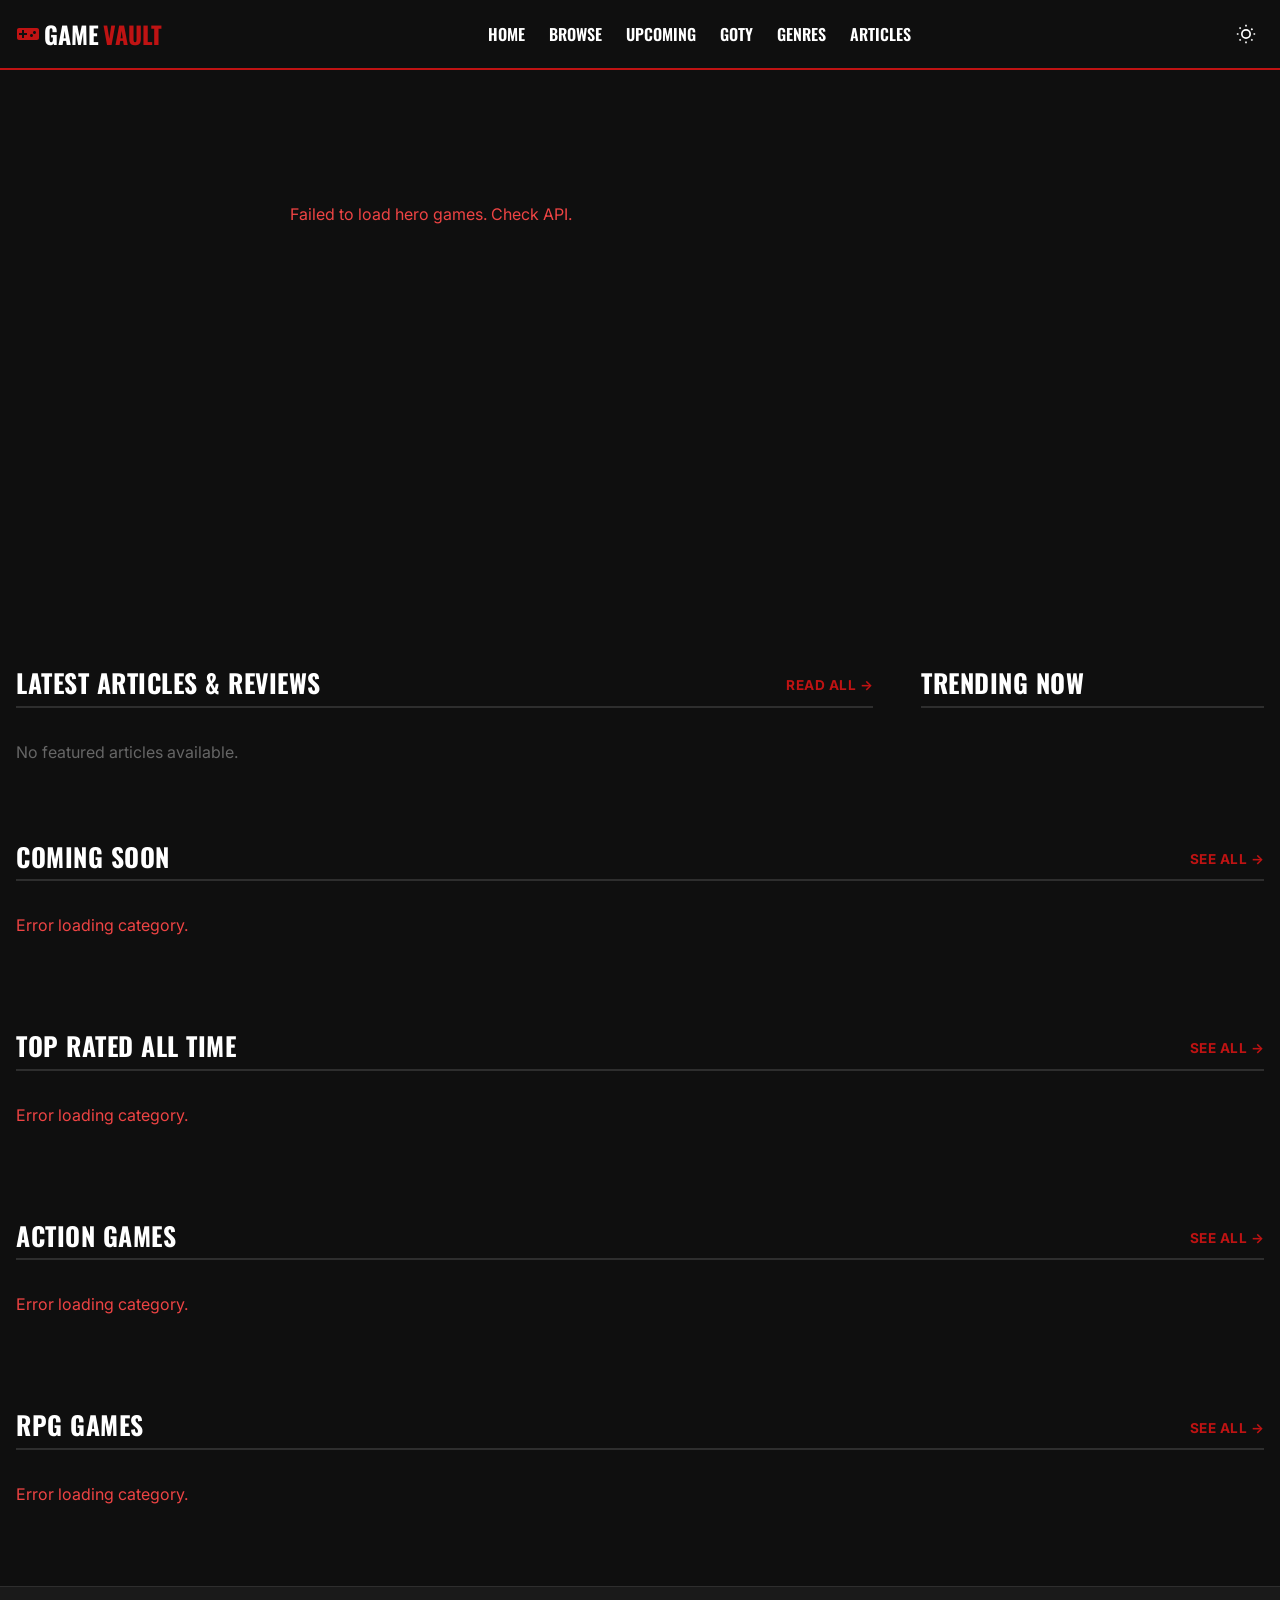
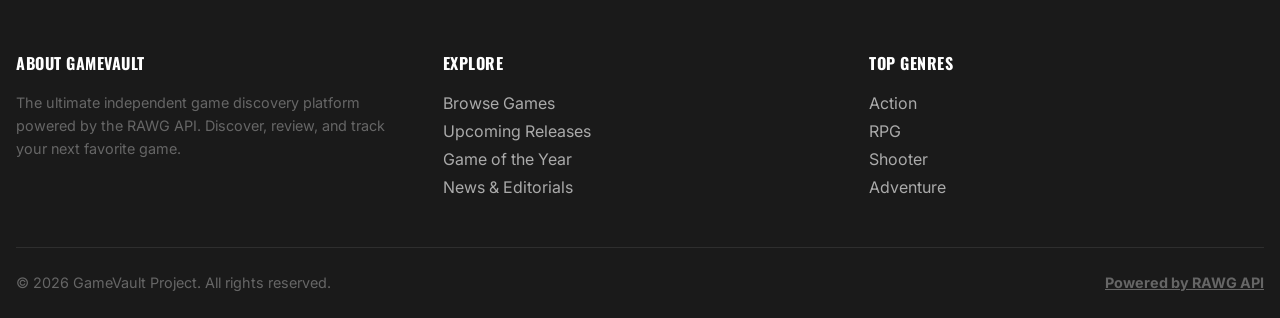
<file: index.html>
<!DOCTYPE html>
<html lang="en">

<head>
  <meta charset="UTF-8">
  <meta name="viewport" content="width=device-width, initial-scale=1.0">
  <title>GameVault</title>

  <!-- Fonts -->
  <link rel="preconnect" href="https://fonts.googleapis.com">
  <link rel="preconnect" href="https://fonts.gstatic.com" crossorigin>
  <link
    href="https://fonts.googleapis.com/css2?family=Inter:wght@400;500;600&family=Oswald:wght@500;700&family=JetBrains+Mono:wght@700&display=swap"
    rel="stylesheet">

  <!-- CSS -->
  <link rel="stylesheet" href="css/variables.css">
  <link rel="stylesheet" href="css/reset.css">
  <link rel="stylesheet" href="css/global.css">
  <link rel="stylesheet" href="css/home.css">

  <link rel="icon" href="assets/favicon.ico" type="image/x-icon">
</head>

<body>

  <main class="container" style="padding-top: var(--space-xl)">
    <!-- IGN Style Hero Grid -->
    <section class="hero-grid-container" id="hero-grid-container">
      <div class="hero-grid-primary" id="hero-primary"></div>
      <div class="hero-grid-secondary" id="hero-secondary"></div>
    </section>

    <!-- Split content area (70/30) -->
    <div class="ign-content-split">
      <div class="ign-main-feed">
        <div class="section-heading" id="articles-heading">
          <h2>LATEST ARTICLES & REVIEWS</h2>
          <a href="articles.html" class="game-row-link">Read All &rarr;</a>
        </div>
        <div class="articles-vertical-feed" id="articles-row">
          <!-- Articles injected as vertical feed -->
        </div>
      </div>

      <div class="ign-sidebar">
        <!-- Trending Sidebar -->
        <div class="section-heading">
          <h2>TRENDING NOW</h2>
        </div>
        <div class="trending-sidebar-list" id="sidebar-trending">
          <!-- Small rows of trending games -->
        </div>
      </div>
    </div>

    <!-- Full-width game rows below the fold -->
    <div id="game-rows-container" style="margin-top:var(--space-2xl)">
      <!-- Remaining bottom rows injected via JS -->
    </div>
  </main>

  <!-- Scripts -->
  <script type="module" src="js/home.js"></script>
</body>

</html>
</file>
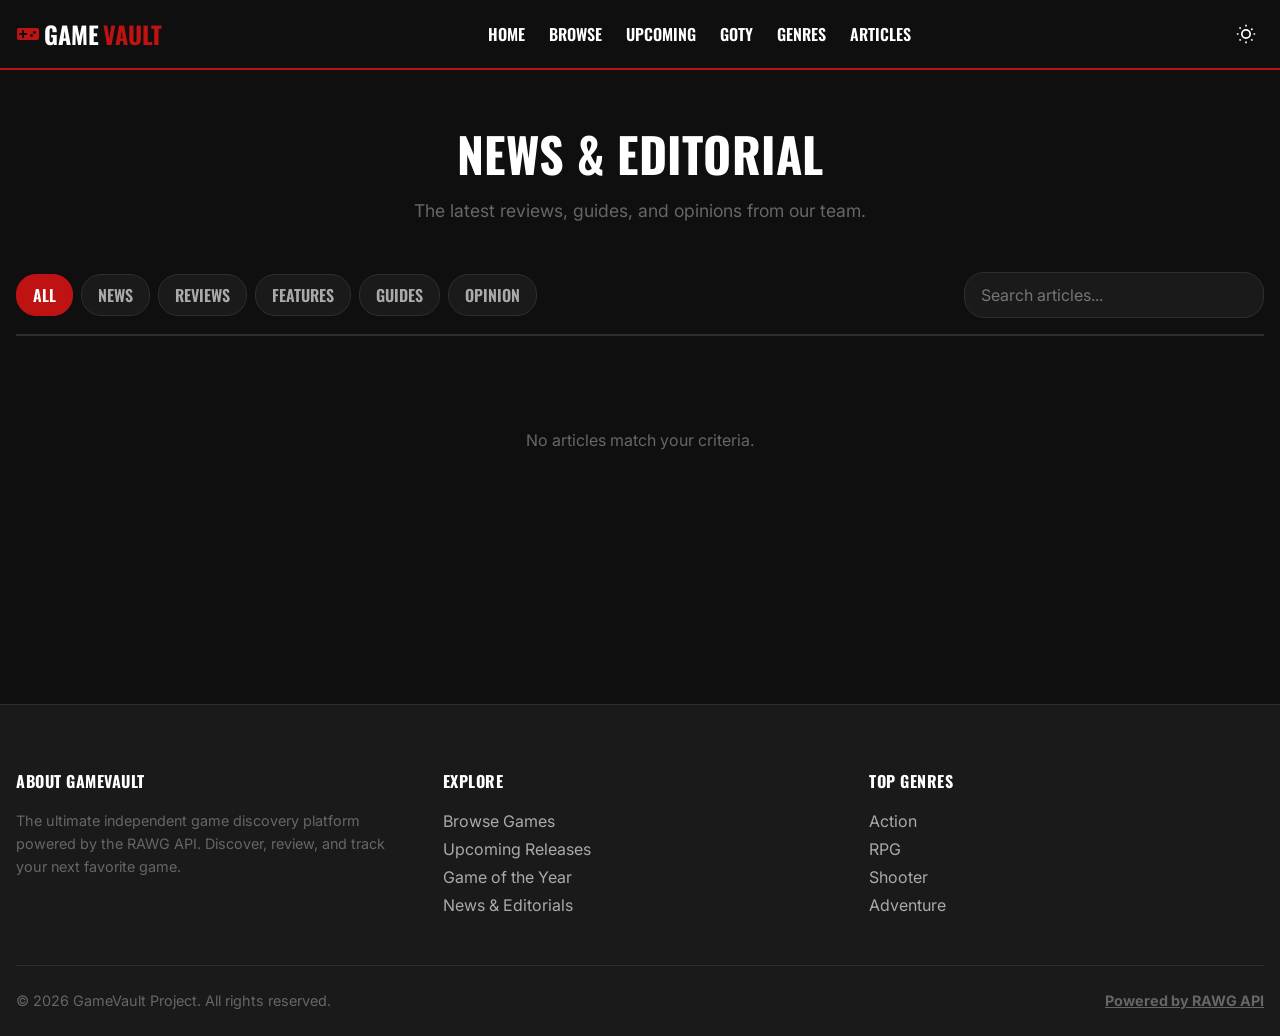
<file: article.html>
<!DOCTYPE html>
<html lang="en">

<head>
    <meta charset="UTF-8">
    <meta name="viewport" content="width=device-width, initial-scale=1.0">
    <title>Article - GameVault</title>

    <link rel="preconnect" href="https://fonts.googleapis.com">
    <link rel="preconnect" href="https://fonts.gstatic.com" crossorigin>
    <link
        href="https://fonts.googleapis.com/css2?family=Inter:wght@400;500;600&family=Oswald:wght@500;700&family=JetBrains+Mono:wght@700&display=swap"
        rel="stylesheet">

    <link rel="stylesheet" href="css/variables.css">
    <link rel="stylesheet" href="css/reset.css">
    <link rel="stylesheet" href="css/global.css">
    <link rel="stylesheet" href="css/articles.css">

    <link rel="icon" href="assets/favicon.ico" type="image/x-icon">
</head>

<body>

    <main class="container" style="padding-top:var(--space-xl); padding-bottom:var(--space-3xl);" id="art-main">

        <div style="margin-bottom:var(--space-md)">
            <span id="art-cat" class="tag-pill"
                style="background:var(--color-accent); color:white; font-size:0.9rem; margin-bottom:12px; display:inline-block">Category</span>
            <div style="display:flex; justify-content:space-between; align-items:flex-start;">
                <h1 id="art-title"
                    style="font-size: clamp(2rem, 4vw, 3.5rem); line-height:1.2; margin-bottom:16px; flex:1;">
                    Loading...</h1>
                <button id="btn-bookmark-header"
                    style="background:none; border:none; color:var(--color-text-3); font-size:2rem; cursor:pointer;"
                    title="Save Article">🔖</button>
            </div>
            <div style="color:var(--color-text-2)">
                By <span id="art-author" style="color:var(--color-text-1); font-weight:bold"></span> • <span
                    id="art-date"></span> • <span id="art-read"></span>
            </div>
        </div>

        <img id="art-hero" class="article-hero-bg" src="assets/placeholder.jpg" />

        <div class="article-layout">
            <!-- Left Body -->
            <div>
                <div id="art-body" class="article-body"></div>
                <div id="art-tags" style="margin-top:var(--space-2xl); display:flex; gap:8px; flex-wrap:wrap"></div>

                <div
                    style="margin-top:var(--space-2xl); padding-top:var(--space-xl); border-top:1px solid var(--color-border); display:flex; align-items:center; gap:var(--space-lg)">
                    <strong style="color:var(--color-text-2); text-transform:uppercase">Share:</strong>
                    <button id="btn-share" class="btn-ghost" style="padding:6px 12px; font-size:12px">Copy Link</button>
                </div>
            </div>

            <!-- Right Sidebar -->
            <aside>
                <div id="sidebar-game" style="margin-bottom:var(--space-2xl); display:none">
                    <h3
                        style="font-size:1.1rem; text-transform:uppercase; color:var(--color-text-2); border-bottom:1px solid var(--color-border); padding-bottom:8px; margin-bottom:16px">
                        Related Game</h3>
                    <div id="sidebar-game-card"></div>
                </div>

                <div id="sidebar-more" style="display:none">
                    <h3
                        style="font-size:1.1rem; text-transform:uppercase; color:var(--color-text-2); border-bottom:1px solid var(--color-border); padding-bottom:8px; margin-bottom:16px">
                        More in this category</h3>
                    <div id="sidebar-more-list" style="display:flex; flex-direction:column; gap:16px"></div>
                </div>
            </aside>
        </div>

    </main>

    <script type="module" src="js/article.js"></script>
</body>

</html>
</file>
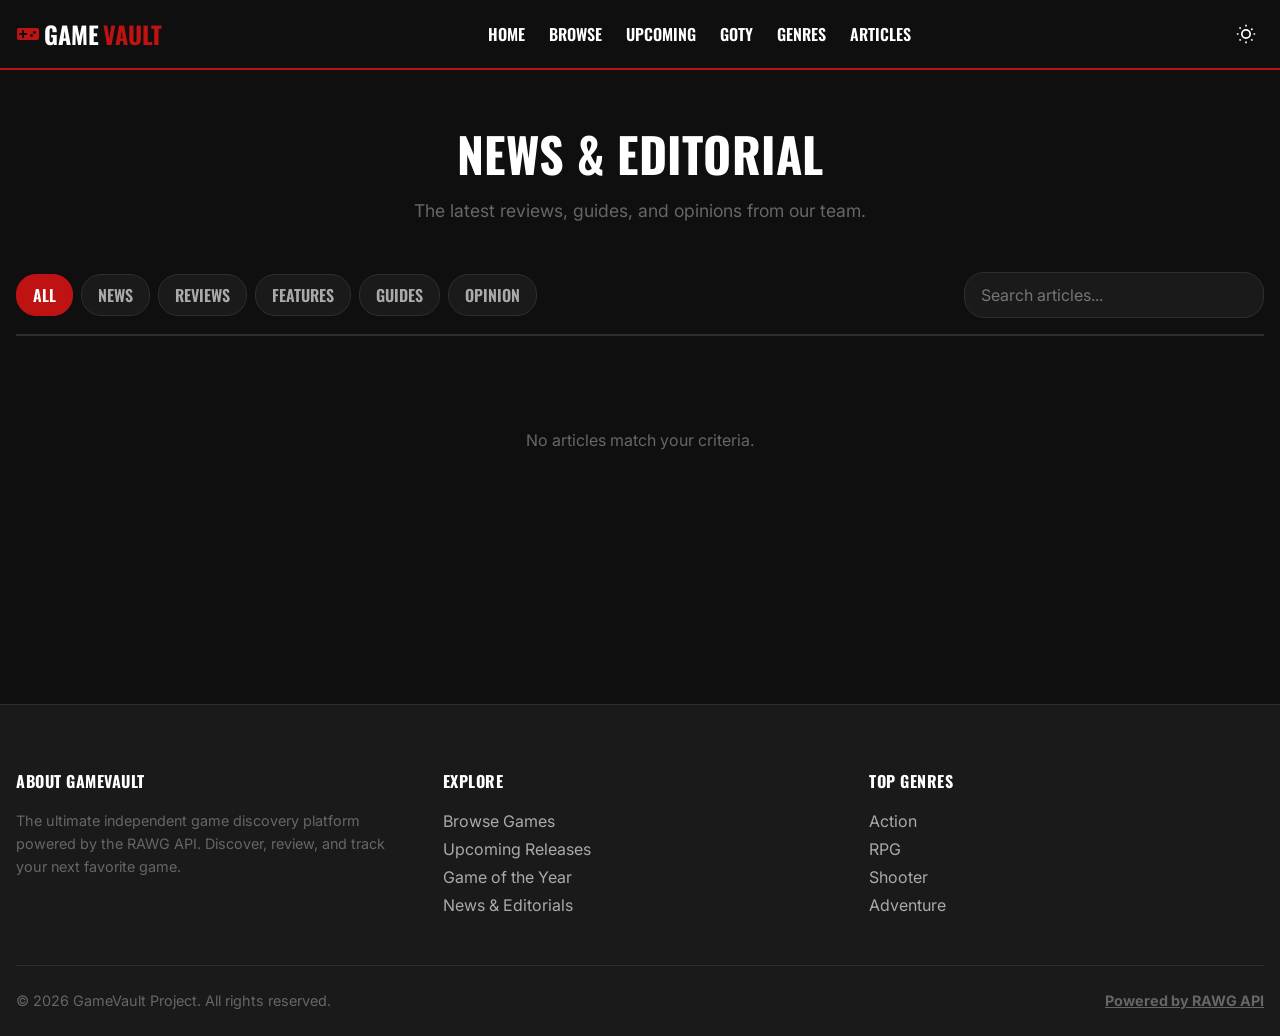
<file: articles.html>
<!DOCTYPE html>
<html lang="en">

<head>
    <meta charset="UTF-8">
    <meta name="viewport" content="width=device-width, initial-scale=1.0">
    <title>Articles - GameVault</title>

    <link rel="preconnect" href="https://fonts.googleapis.com">
    <link rel="preconnect" href="https://fonts.gstatic.com" crossorigin>
    <link
        href="https://fonts.googleapis.com/css2?family=Inter:wght@400;500;600&family=Oswald:wght@500;700&family=JetBrains+Mono:wght@700&display=swap"
        rel="stylesheet">

    <link rel="stylesheet" href="css/variables.css">
    <link rel="stylesheet" href="css/reset.css">
    <link rel="stylesheet" href="css/global.css">
    <link rel="stylesheet" href="css/articles.css">

    <link rel="icon" href="assets/favicon.ico" type="image/x-icon">
</head>

<body>

    <main class="container" style="padding-top:var(--space-2xl); padding-bottom:var(--space-3xl)">

        <div style="text-align:center; margin-bottom:var(--space-2xl)">
            <h1 style="font-size:3rem; margin-bottom:8px">News & Editorial</h1>
            <p class="text-muted" style="font-size:1.1rem">The latest reviews, guides, and opinions from our team.</p>
        </div>

        <!-- Filters & Search -->
        <div class="art-toolbar">
            <div class="art-tabs" id="art-tabs">
                <button class="art-tab active" data-cat="all">All</button>
                <button class="art-tab" data-cat="news">News</button>
                <button class="art-tab" data-cat="review">Reviews</button>
                <button class="art-tab" data-cat="feature">Features</button>
                <button class="art-tab" data-cat="guide">Guides</button>
                <button class="art-tab" data-cat="opinion">Opinion</button>
            </div>
            <div style="flex:1; max-width:300px">
                <input type="text" id="art-search" class="art-search" placeholder="Search articles..." />
            </div>
        </div>

        <!-- Grid -->
        <div class="art-grid" id="art-grid">
            <div class="text-center text-muted" style="grid-column:1/-1; padding:100px 0">Loading articles...</div>
        </div>

        <!-- Pagination -->
        <div class="art-pagination" id="art-pagination" style="display:none">
            <button id="page-prev" class="btn-ghost">&larr; Previous</button>
            <span id="page-info" style="font-family:var(--font-mono); font-weight:bold">Page 1 of 1</span>
            <button id="page-next" class="btn-ghost">Next &rarr;</button>
        </div>

    </main>

    <script type="module" src="js/articles.js"></script>
</body>

</html>
</file>
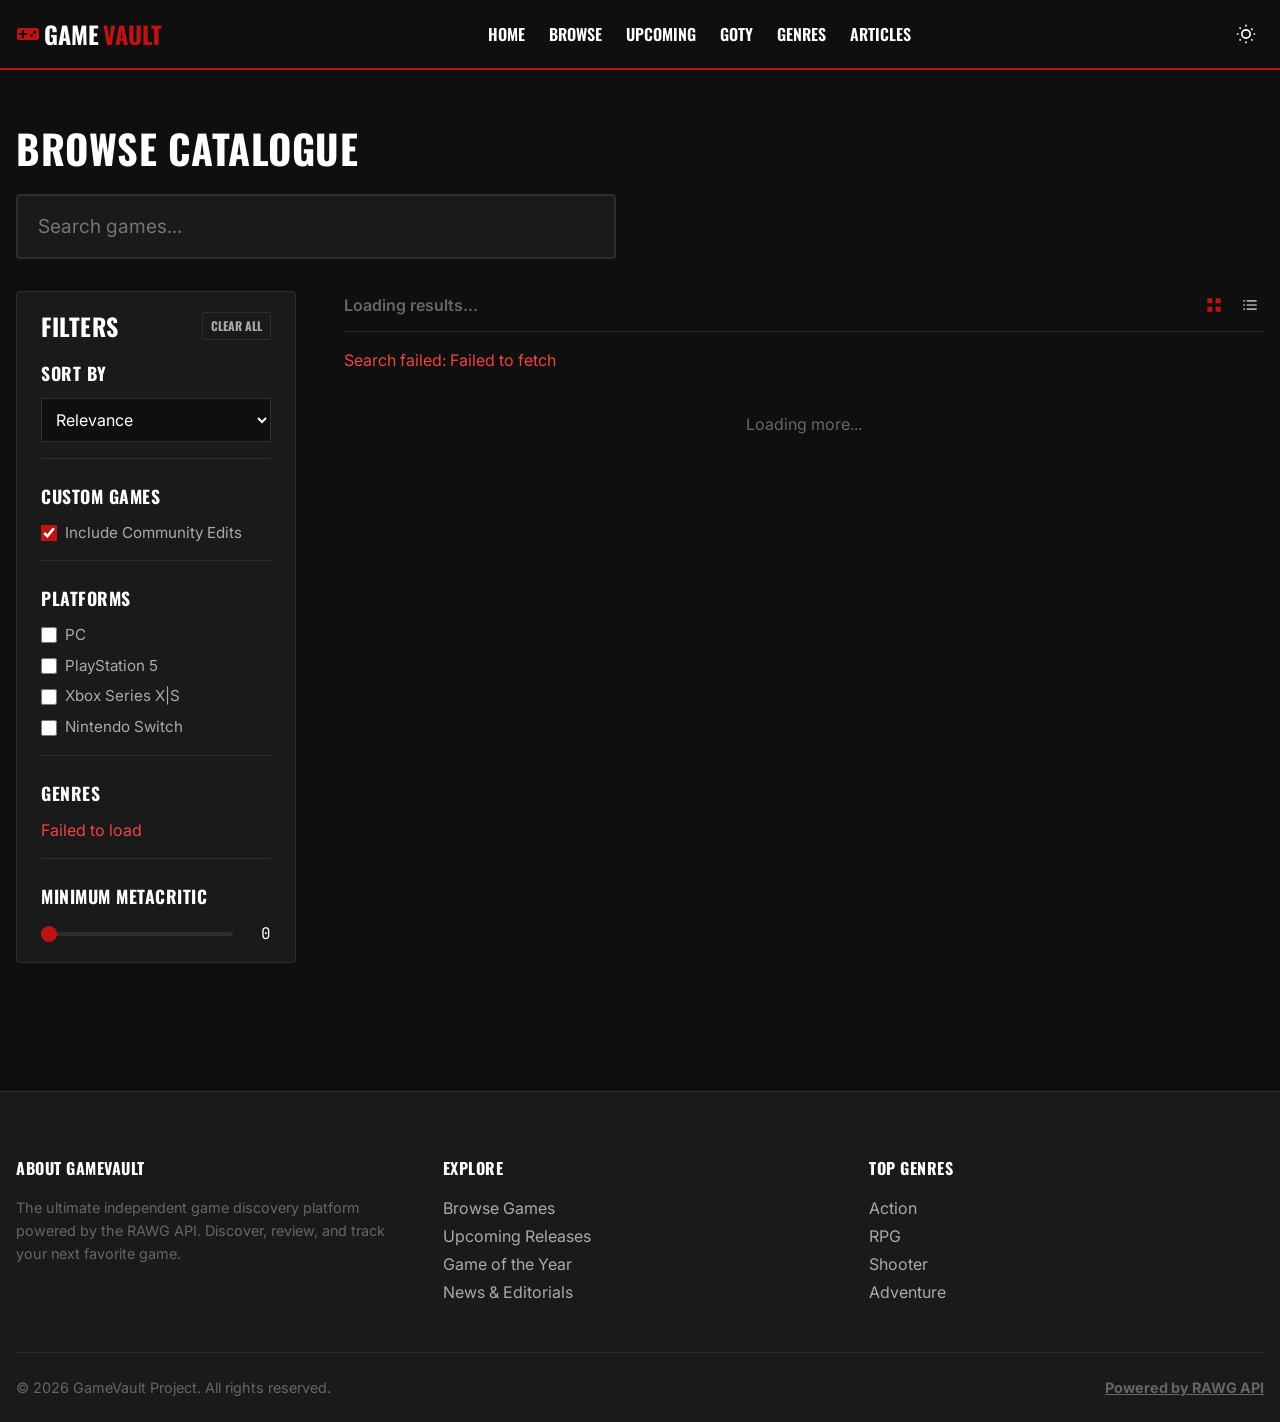
<file: browse.html>
<!DOCTYPE html>
<html lang="en">

<head>
    <meta charset="UTF-8">
    <meta name="viewport" content="width=device-width, initial-scale=1.0">
    <title>Browse Games - GameVault</title>

    <link rel="preconnect" href="https://fonts.googleapis.com">
    <link rel="preconnect" href="https://fonts.gstatic.com" crossorigin>
    <link
        href="https://fonts.googleapis.com/css2?family=Inter:wght@400;500;600&family=Oswald:wght@500;700&family=JetBrains+Mono:wght@700&display=swap"
        rel="stylesheet">

    <link rel="stylesheet" href="css/variables.css">
    <link rel="stylesheet" href="css/reset.css">
    <link rel="stylesheet" href="css/global.css">
    <link rel="stylesheet" href="css/browse.css">

    <link rel="icon" href="assets/favicon.ico" type="image/x-icon">
</head>

<body>

    <main class="container" style="padding-top:var(--space-2xl); padding-bottom:var(--space-3xl)">

        <!-- Top Bar -->
        <div class="browse-header"
            style="display:flex; flex-direction:column; gap:var(--space-md); margin-bottom:var(--space-xl)">
            <h1 style="margin:0">Browse Catalogue</h1>

            <div class="search-wrap" style="position:relative; max-width:600px; width:100%">
                <input type="text" id="search-input" class="search-input" placeholder="Search games..."
                    autocomplete="off" />
                <button id="search-clear" class="search-clear" style="display:none">&times;</button>
                <div id="search-autocomplete" class="search-autocomplete"></div>
            </div>
        </div>

        <!-- Main Grid Layout -->
        <div class="browse-layout">

            <!-- Sidebar Filters -->
            <aside class="browse-sidebar">
                <div class="sidebar-header"
                    style="display:flex; justify-content:space-between; align-items:center; margin-bottom:16px">
                    <h3 style="margin:0">Filters</h3>
                    <button id="btn-reset-filters" class="btn-ghost" style="padding:4px 8px; font-size:12px">Clear
                        All</button>
                </div>

                <div class="filter-group">
                    <h4>Sort By</h4>
                    <select id="filter-sort" class="filter-select">
                        <option value="">Relevance</option>
                        <option value="-rating">Highest Rated</option>
                        <option value="-released">Newest</option>
                        <option value="released">Oldest</option>
                        <option value="-added">Most Popular</option>
                        <option value="name">A-Z</option>
                        <option value="-name">Z-A</option>
                    </select>
                </div>

                <div class="filter-group">
                    <h4>Custom Games</h4>
                    <label class="filter-checkbox-row">
                        <input type="checkbox" id="filter-custom" checked /> Include Community Edits
                    </label>
                </div>

                <div class="filter-group">
                    <h4>Platforms</h4>
                    <div id="filter-platforms" class="filter-checkbox-list">
                        <label class="filter-checkbox-row"><input type="checkbox" value="4" /> PC</label>
                        <label class="filter-checkbox-row"><input type="checkbox" value="187" /> PlayStation 5</label>
                        <label class="filter-checkbox-row"><input type="checkbox" value="186" /> Xbox Series X|S</label>
                        <label class="filter-checkbox-row"><input type="checkbox" value="7" /> Nintendo Switch</label>
                    </div>
                </div>

                <div class="filter-group">
                    <h4>Genres</h4>
                    <div id="filter-genres" class="filter-checkbox-list">
                        <!-- Injected via API -->
                        Loading genres...
                    </div>
                </div>

                <div class="filter-group">
                    <h4>Minimum Metacritic</h4>
                    <div style="display:flex; align-items:center; gap:8px">
                        <input type="range" id="filter-metacritic" min="0" max="100" value="0" style="flex:1" />
                        <span id="meta-val" style="font-family:var(--font-mono); width:30px; text-align:right">0</span>
                    </div>
                </div>

            </aside>

            <!-- Results Area -->
            <div class="browse-results">

                <div class="results-toolbar"
                    style="display:flex; justify-content:space-between; align-items:center; margin-bottom:var(--space-md); padding-bottom:12px; border-bottom:1px solid var(--color-border)">
                    <div id="results-count" class="text-muted" style="font-weight:600">Loading results...</div>
                    <div class="view-toggles" style="display:flex; gap:8px">
                        <button id="btn-view-grid" class="btn-view active" title="Grid View">
                            <svg width="20" height="20" viewBox="0 0 24 24" fill="currentColor">
                                <path d="M4 4h6v6H4V4zm10 0h6v6h-6V4zM4 14h6v6H4v-6zm10 0h6v6h-6v-6z" />
                            </svg>
                        </button>
                        <button id="btn-view-list" class="btn-view" title="List View">
                            <svg width="20" height="20" viewBox="0 0 24 24" fill="currentColor">
                                <path
                                    d="M4 6h2v2H4V6zm4 0h12v2H8V6zm-4 5h2v2H4v-2zm4 0h12v2H8v-2zm-4 5h2v2H4v-2zm4 0h12v2H8v-2z" />
                            </svg>
                        </button>
                    </div>
                </div>

                <div id="results-grid" class="results-grid view-grid">
                    <!-- Game cards go here -->
                </div>

                <div id="scroll-sentinel" style="height:40px; margin-top:20px; text-align:center; padding:20px 0;">
                    <div class="text-muted" id="loading-more-text">Loading more...</div>
                </div>

            </div>

        </div>
    </main>

    <script type="module" src="js/browse.js"></script>
</body>

</html>
</file>
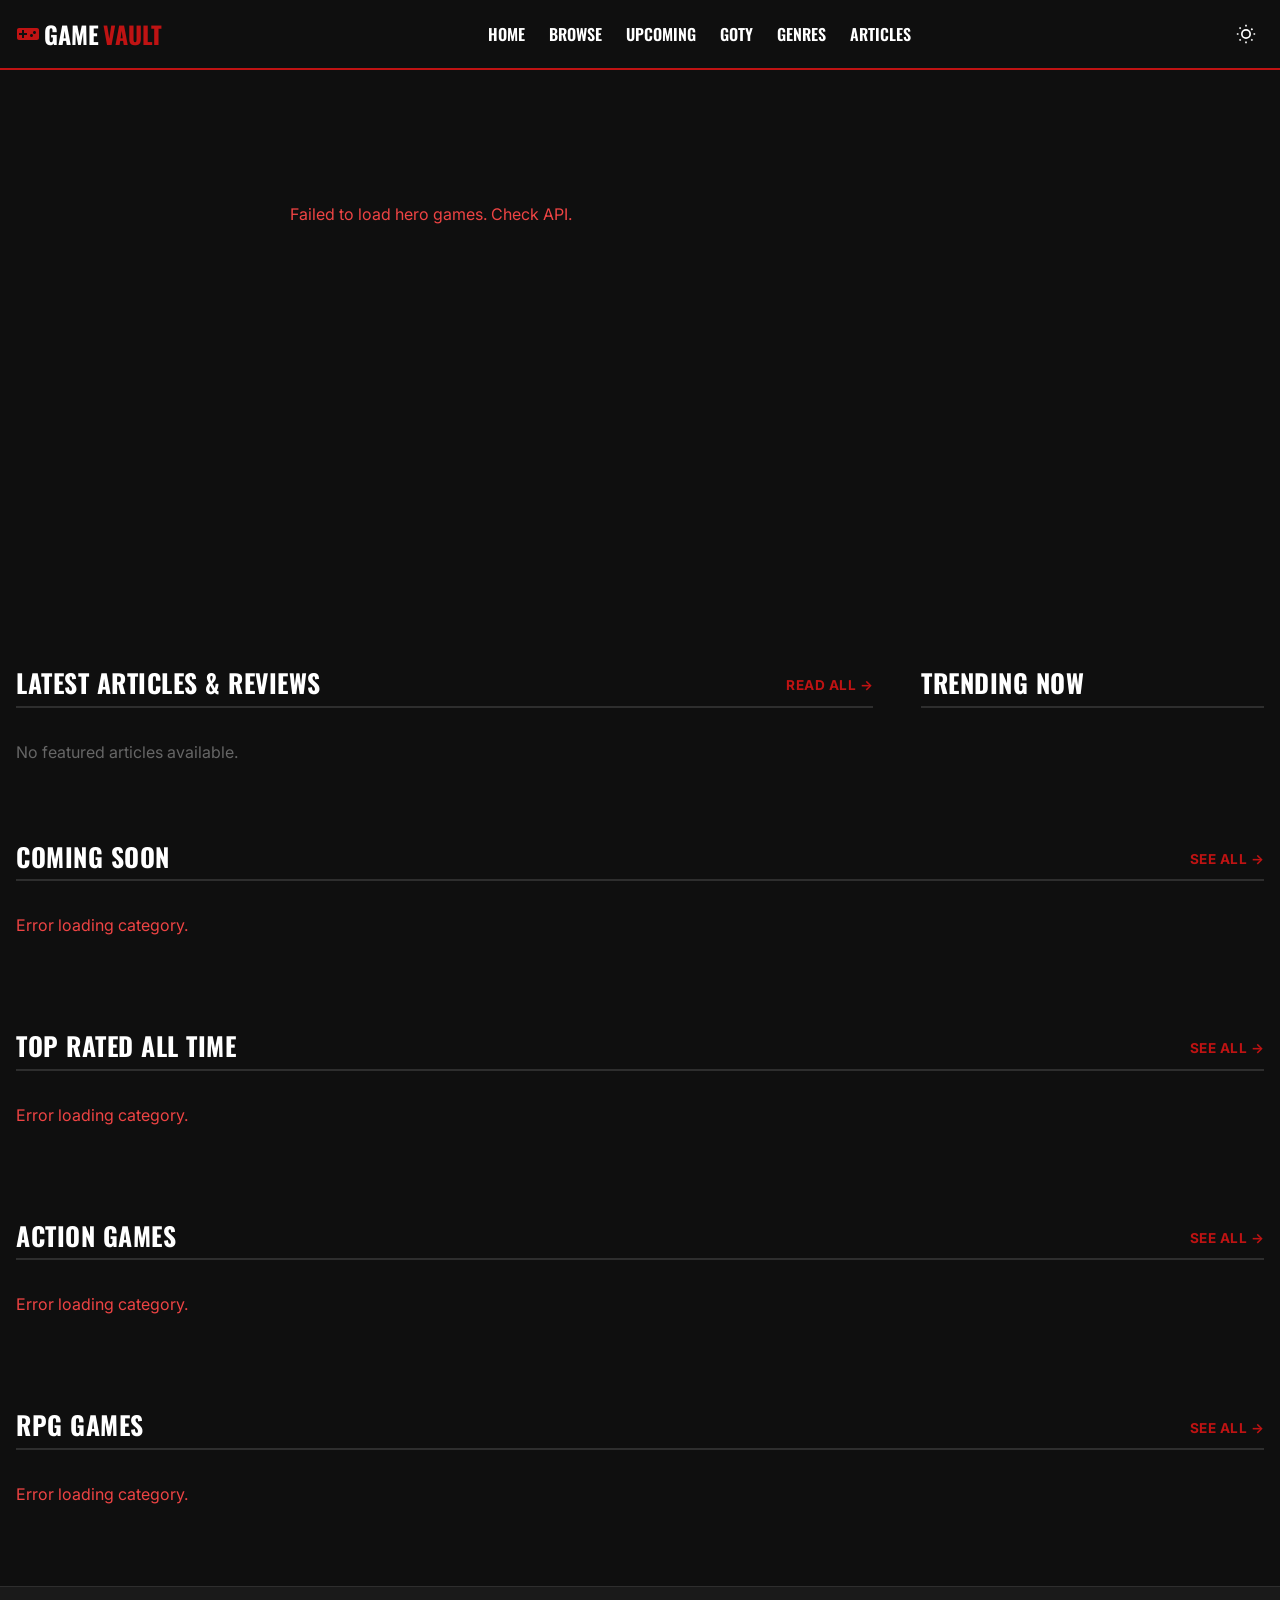
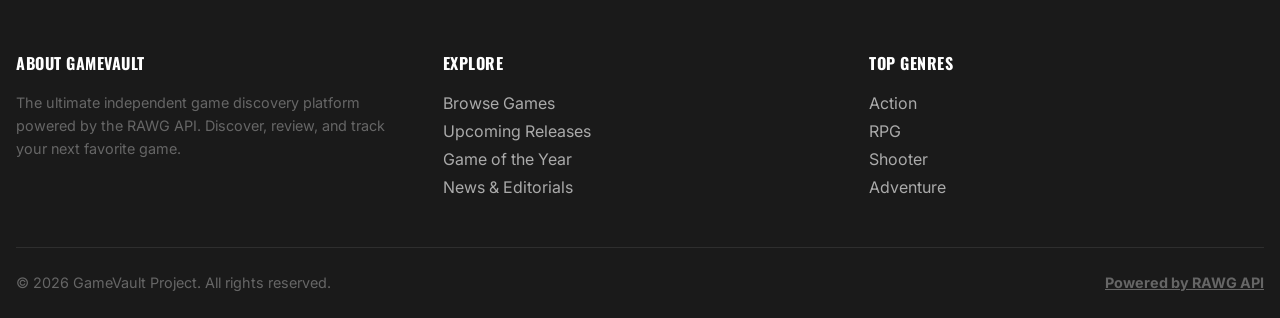
<file: game.html>
<!DOCTYPE html>
<html lang="en">

<head>
    <meta charset="UTF-8">
    <meta name="viewport" content="width=device-width, initial-scale=1.0">
    <title>Loading Game... - GameVault</title>

    <link rel="preconnect" href="https://fonts.googleapis.com">
    <link rel="preconnect" href="https://fonts.gstatic.com" crossorigin>
    <link
        href="https://fonts.googleapis.com/css2?family=Inter:wght@400;500;600&family=Oswald:wght@500;700&family=JetBrains+Mono:wght@700&display=swap"
        rel="stylesheet">

    <link rel="stylesheet" href="css/variables.css">
    <link rel="stylesheet" href="css/reset.css">
    <link rel="stylesheet" href="css/global.css">
    <link rel="stylesheet" href="css/game.css">

    <link rel="icon" href="assets/favicon.ico" type="image/x-icon">
</head>

<body>

    <main id="game-detail-container" style="display:none">
        <!-- Hero / Header Section -->
        <section class="game-hero">
            <div class="game-hero-bg" id="hero-bg"></div>
            <div class="container game-hero-content">
                <div class="game-hero-grid">
                    <div class="game-info-main">
                        <div id="hero-badges" style="display:flex; gap:8px; margin-bottom:16px; align-items:center">
                        </div>
                        <h1 id="hero-title"
                            style="font-size: clamp(2rem, 5vw, 4rem); line-height: 1.1; margin-bottom: 8px;">Title</h1>
                        <div class="hero-meta" id="hero-meta"
                            style="color:var(--color-text-2); font-size:1.1rem; margin-bottom: 16px;"></div>
                        <p id="hero-desc" class="hero-desc"></p>
                        <button class="btn-ghost" id="desc-expand-btn"
                            style="border:none; padding:0; text-transform:none; font-family:var(--font-body); font-size:0.9rem; text-decoration:underline; display:none;">Read
                            More</button>

                        <div class="hero-actions" style="margin-top:24px; display:flex; gap:16px;">
                            <button id="btn-wishlist" class="btn-primary" style="padding:16px 32px">
                                <svg width="24" height="24" id="wishlist-icon" viewBox="0 0 24 24" fill="none"
                                    stroke="currentColor" stroke-width="2">
                                    <path
                                        d="M20.84 4.61a5.5 5.5 0 0 0-7.78 0L12 5.67l-1.06-1.06a5.5 5.5 0 0 0-7.78 7.78l1.06 1.06L12 21.23l7.78-7.78 1.06-1.06a5.5 5.5 0 0 0 0-7.78z">
                                    </path>
                                </svg>
                                <span id="wishlist-text">ADD TO WISHLIST</span>
                            </button>
                            <button id="btn-share" class="btn-ghost">
                                <svg width="20" height="20" viewBox="0 0 24 24" fill="none" stroke="currentColor"
                                    stroke-width="2">
                                    <circle cx="18" cy="5" r="3" />
                                    <circle cx="6" cy="12" r="3" />
                                    <circle cx="18" cy="19" r="3" />
                                    <line x1="8.59" y1="13.51" x2="15.42" y2="17.49" />
                                    <line x1="15.41" y1="6.51" x2="8.59" y2="10.49" />
                                </svg>
                            </button>
                            <a id="btn-website" href="#" target="_blank" class="btn-ghost" style="display:none">
                                <svg width="20" height="20" viewBox="0 0 24 24" fill="none" stroke="currentColor"
                                    stroke-width="2">
                                    <circle cx="12" cy="12" r="10" />
                                    <line x1="2" y1="12" x2="22" y2="12" />
                                    <path
                                        d="M12 2a15.3 15.3 0 0 1 4 10 15.3 15.3 0 0 1-4 10 15.3 15.3 0 0 1-4-10 15.3 15.3 0 0 1 4-10z" />
                                </svg>
                            </a>
                        </div>
                    </div>

                    <div class="game-score-cluster" style="display:flex; flex-direction:column; align-items:flex-end">
                        <div class="score-box"
                            style="background:var(--color-surface); padding:24px; border-radius:12px; border:1px solid var(--color-border); text-align:center; min-width:180px">
                            <div
                                style="font-family:var(--font-display); font-size:1.2rem; color:var(--color-text-2); text-transform:uppercase">
                                Metascore</div>
                            <div id="meta-score"
                                style="font-family:var(--font-display); font-size:4rem; font-weight:700; line-height:1">
                                -</div>
                            <div style="margin-top:16px; padding-top:16px; border-top:1px solid var(--color-border)">
                                <div
                                    style="font-family:var(--font-display); font-size:1rem; color:var(--color-text-2); text-transform:uppercase">
                                    User Rating</div>
                                <div style="font-size:1.5rem; font-weight:bold"><span id="rawg-rating">-</span><span
                                        style="color:var(--color-text-3); font-size:1rem">/5</span></div>
                                <div id="rawg-count" style="font-size:0.8rem; color:var(--color-text-3)">0 RATINGS</div>
                            </div>
                        </div>
                    </div>
                </div>
            </div>
        </section>

        <div class="container game-content-grid" style="margin-top:var(--space-xl); margin-bottom:var(--space-3xl)">
            <!-- Left Column -->
            <div class="game-content-main">

                <section id="trailer-section" style="display:none; margin-bottom:var(--space-2xl)">
                    <h2>Trailer</h2>
                    <div class="video-wrapper" id="video-wrapper"
                        style="position:relative; padding-bottom:56.25%; height:0; overflow:hidden; border-radius:var(--radius-md); background:#000;">
                    </div>
                </section>

                <section id="gallery-section" style="margin-bottom:var(--space-2xl)">
                    <h2>Screenshots</h2>
                    <div class="gallery-strip" id="gallery-strip"></div>
                </section>

                <section id="requirements-section" style="margin-bottom:var(--space-2xl); display:none">
                    <h2>PC System Requirements</h2>
                    <div class="req-grid" id="req-grid"
                        style="display:grid; grid-template-columns:1fr 1fr; gap:var(--space-md)">
                        <div class="req-box"
                            style="background:var(--color-surface-2); padding:var(--space-md); border-radius:var(--radius-sm)">
                            <h3
                                style="font-family:var(--font-body); font-size:1.1rem; border-bottom:1px solid var(--color-border); padding-bottom:8px">
                                Minimum</h3>
                            <div id="req-min"
                                style="font-family:var(--font-mono); font-size:0.85rem; color:var(--color-text-2); white-space:pre-wrap; margin-top:8px">
                            </div>
                        </div>
                        <div class="req-box"
                            style="background:var(--color-surface-2); padding:var(--space-md); border-radius:var(--radius-sm)">
                            <h3
                                style="font-family:var(--font-body); font-size:1.1rem; border-bottom:1px solid var(--color-border); padding-bottom:8px">
                                Recommended</h3>
                            <div id="req-rec"
                                style="font-family:var(--font-mono); font-size:0.85rem; color:var(--color-text-2); white-space:pre-wrap; margin-top:8px">
                            </div>
                        </div>
                    </div>
                </section>

                <section id="rating-breakdown" style="margin-bottom:var(--space-2xl); display:none">
                    <h2>Rating Breakdown</h2>
                    <div id="breakdown-chart"
                        style="display:flex; height:32px; border-radius:var(--radius-lg); overflow:hidden; margin-bottom:8px">
                    </div>
                    <div id="breakdown-labels"
                        style="display:flex; justify-content:space-between; font-size:0.85rem; color:var(--color-text-2)">
                    </div>
                </section>

                <section id="reviews-section" style="margin-bottom:var(--space-2xl)">
                    <div
                        style="display:flex; justify-content:space-between; align-items:flex-end; border-bottom:2px solid var(--color-border); padding-bottom:10px; margin-bottom:var(--space-md)">
                        <h2 style="margin:0">User Reviews</h2>
                    </div>

                    <div class="review-form" id="review-form-area"
                        style="background:var(--color-surface); padding:var(--space-lg); border-radius:var(--radius-md); border:1px solid var(--color-border); margin-bottom:var(--space-xl)">
                        <h3 style="font-family:var(--font-body); font-size:1.1rem; margin-bottom:16px">Write a Review
                        </h3>
                        <div style="display:flex; gap:8px; margin-bottom:16px; font-size:1.5rem; color:var(--color-text-3); cursor:pointer"
                            id="star-picker">
                            <span data-val="1">★</span><span data-val="2">★</span><span data-val="3">★</span><span
                                data-val="4">★</span><span data-val="5">★</span>
                        </div>
                        <textarea id="review-text" rows="4"
                            style="width:100%; background:var(--color-bg); border:1px solid var(--color-border); padding:12px; color:var(--color-text-1); border-radius:var(--radius-sm); font-family:var(--font-body); resize:vertical; margin-bottom:16px"
                            placeholder="Share your experience..."></textarea>
                        <button id="btn-submit-review" class="btn-primary">Submit Review</button>
                    </div>

                    <div id="reviews-list" style="display:flex; flex-direction:column; gap:var(--space-md)">
                        <p class="text-muted">No reviews yet. Be the first!</p>
                    </div>
                </section>

            </div>

            <!-- Right Column Sidebar -->
            <aside class="game-sidebar">

                <div class="sidebar-box meta-list"
                    style="background:var(--color-surface); border:1px solid var(--color-border); padding:var(--space-lg); border-radius:var(--radius-md); margin-bottom:var(--space-lg)">
                    <div class="meta-item" style="margin-bottom:12px">
                        <div style="color:var(--color-text-2); font-size:0.9rem; text-transform:uppercase">Developer
                        </div>
                        <div id="meta-dev" style="font-weight:600"></div>
                    </div>
                    <div class="meta-item" style="margin-bottom:12px">
                        <div style="color:var(--color-text-2); font-size:0.9rem; text-transform:uppercase">Publisher
                        </div>
                        <div id="meta-pub" style="font-weight:600"></div>
                    </div>
                    <div class="meta-item" style="margin-bottom:12px">
                        <div style="color:var(--color-text-2); font-size:0.9rem; text-transform:uppercase">Where to Buy
                        </div>
                        <div id="meta-stores" style="display:flex; flex-direction:column; gap:8px; margin-top:8px">
                        </div>
                    </div>
                    <div class="meta-item" style="margin-bottom:12px; margin-top:16px">
                        <div
                            style="color:var(--color-text-2); font-size:0.9rem; text-transform:uppercase; margin-bottom:8px">
                            Tags</div>
                        <div id="meta-tags" style="display:flex; flex-wrap:wrap; gap:6px"></div>
                    </div>
                </div>

                <section id="dlc-section" style="margin-bottom:var(--space-xl); display:none">
                    <h3
                        style="font-size:1.2rem; border-bottom:1px solid var(--color-border); padding-bottom:8px; margin-bottom:12px">
                        DLC & Additions</h3>
                    <div id="dlc-list" style="display:flex; flex-direction:column; gap:8px"></div>
                </section>

                <section id="series-section" style="margin-bottom:var(--space-xl); display:none">
                    <h3
                        style="font-size:1.2rem; border-bottom:1px solid var(--color-border); padding-bottom:8px; margin-bottom:12px">
                        More in Series</h3>
                    <div id="series-list" style="display:flex; flex-direction:column; gap:8px"></div>
                </section>

            </aside>
        </div>
    </main>

    <div id="lightbox" class="lightbox">
        <button class="lightbox-close">&times;</button>
        <button class="lightbox-prev">&lang;</button>
        <img id="lightbox-img" src="" alt="Screenshot" />
        <button class="lightbox-next">&rang;</button>
        <div class="lightbox-counter" id="lightbox-counter">1 / 1</div>
    </div>

    <script type="module" src="js/game.js"></script>
</body>

</html>
</file>
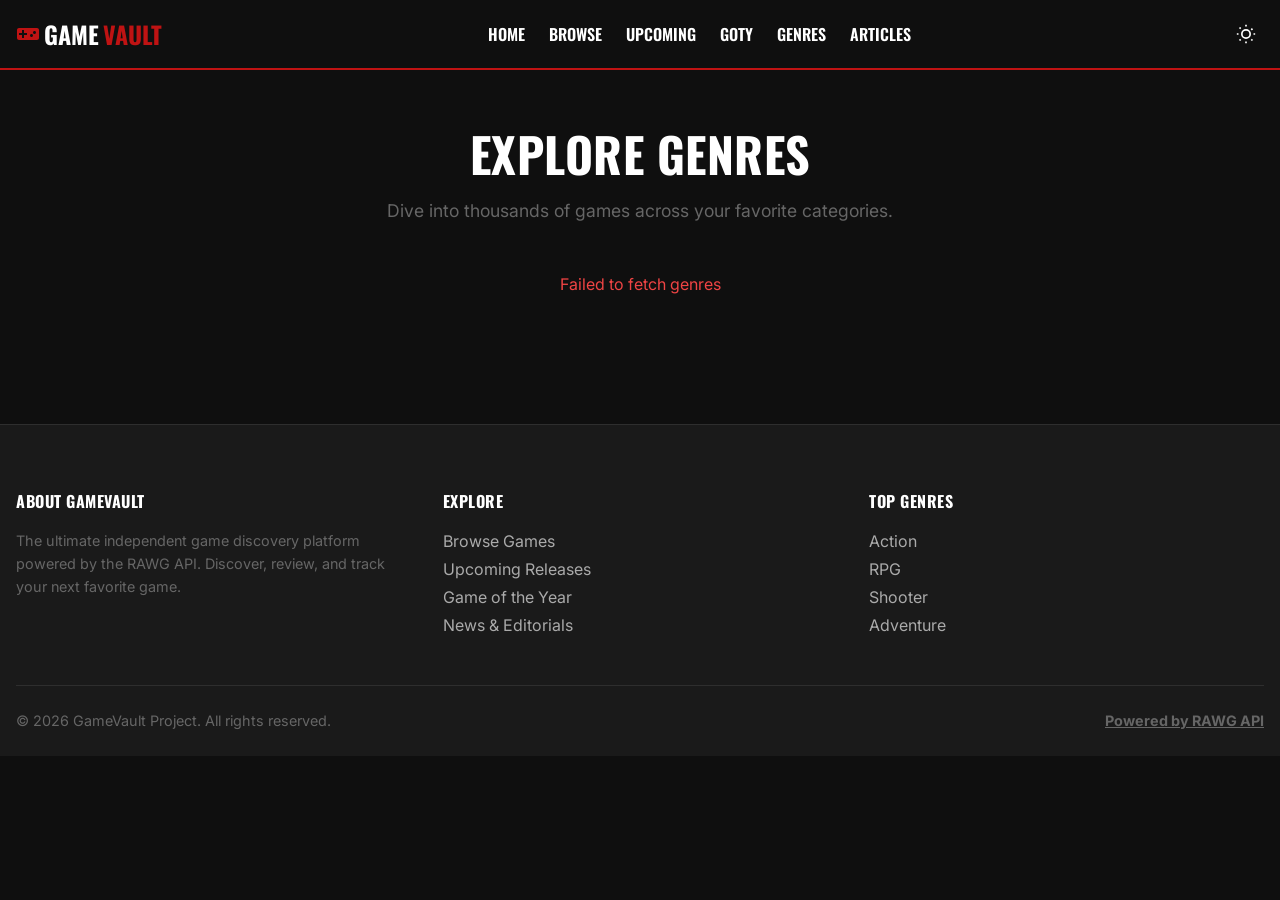
<file: genres.html>
<!DOCTYPE html>
<html lang="en">

<head>
    <meta charset="UTF-8">
    <meta name="viewport" content="width=device-width, initial-scale=1.0">
    <title>Genres - GameVault</title>

    <link rel="preconnect" href="https://fonts.googleapis.com">
    <link rel="preconnect" href="https://fonts.gstatic.com" crossorigin>
    <link
        href="https://fonts.googleapis.com/css2?family=Inter:wght@400;500;600&family=Oswald:wght@500;700&family=JetBrains+Mono:wght@700&display=swap"
        rel="stylesheet">

    <link rel="stylesheet" href="css/variables.css">
    <link rel="stylesheet" href="css/reset.css">
    <link rel="stylesheet" href="css/global.css">

    <link rel="icon" href="assets/favicon.ico" type="image/x-icon">

    <style>
        .genre-grid {
            display: grid;
            grid-template-columns: repeat(auto-fill, minmax(300px, 1fr));
            gap: var(--space-xl);
        }

        .genre-card {
            aspect-ratio: 16/9;
            border-radius: var(--radius-md);
            overflow: hidden;
            position: relative;
            cursor: pointer;
            display: block;
        }

        .genre-card-bg {
            position: absolute;
            inset: 0;
            background-size: cover;
            background-position: center;
            transition: transform var(--transition-slow);
        }

        .genre-card::after {
            content: '';
            position: absolute;
            inset: 0;
            background: rgba(0, 0, 0, 0.6);
            transition: background var(--transition);
        }

        .genre-card:hover .genre-card-bg {
            transform: scale(1.1);
        }

        .genre-card:hover::after {
            background: rgba(191, 19, 19, 0.7);
            /* IGN red overlay on hover */
        }

        .genre-card-content {
            position: absolute;
            inset: 0;
            z-index: 2;
            display: flex;
            flex-direction: column;
            align-items: center;
            justify-content: center;
            text-align: center;
            color: white;
        }

        .genre-card-title {
            font-family: var(--font-display);
            font-size: 2rem;
            text-transform: uppercase;
            margin-bottom: 8px;
        }

        .genre-card-meta {
            font-size: 0.9rem;
            color: #eaeaea;
            font-weight: 600;
            background: rgba(0, 0, 0, 0.5);
            padding: 4px 12px;
            border-radius: 12px;
        }
    </style>
</head>

<body>

    <main class="container" style="padding-top:var(--space-2xl); padding-bottom:var(--space-3xl)">

        <div style="text-align:center; margin-bottom:var(--space-2xl)">
            <h1 style="font-size:3rem; margin-bottom:8px">Explore Genres</h1>
            <p class="text-muted" style="font-size:1.1rem">Dive into thousands of games across your favorite categories.
            </p>
        </div>

        <div class="genre-grid" id="genre-grid">
            <div class="text-center text-muted" style="grid-column:1/-1; padding:50px">Loading genres...</div>
        </div>

    </main>

    <script type="module" src="js/genres.js"></script>
</body>

</html>
</file>
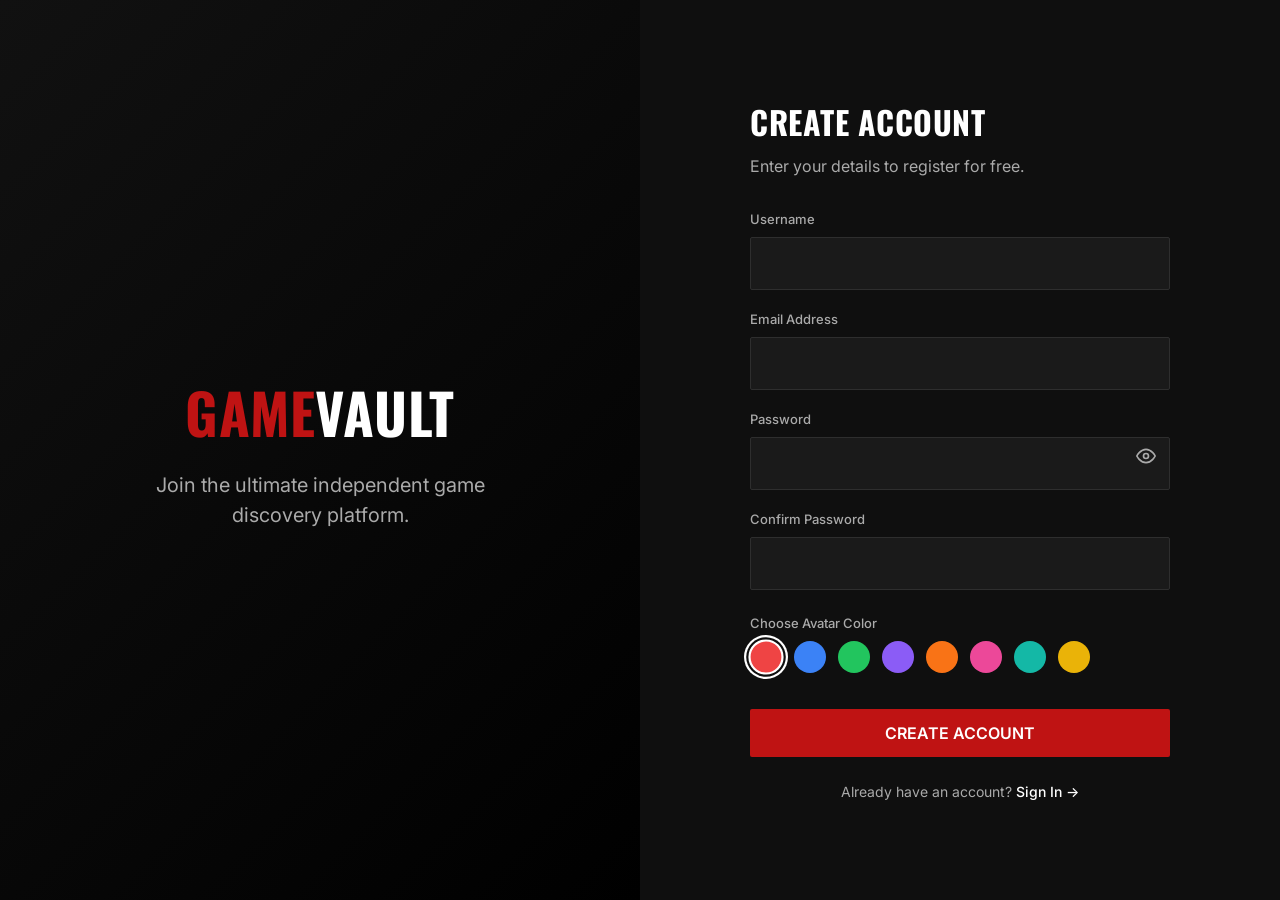
<file: register.html>
<!DOCTYPE html>
<html lang="en">

<head>
    <meta charset="UTF-8">
    <meta name="viewport" content="width=device-width, initial-scale=1.0">
    <title>Create Account - GameVault</title>

    <link rel="preconnect" href="https://fonts.googleapis.com">
    <link rel="preconnect" href="https://fonts.gstatic.com" crossorigin>
    <link href="https://fonts.googleapis.com/css2?family=Inter:wght@400;500;600&family=Oswald:wght@500;700&display=swap"
        rel="stylesheet">

    <link rel="stylesheet" href="css/variables.css">
    <link rel="stylesheet" href="css/reset.css">
    <link rel="stylesheet" href="css/global.css">
    <link rel="stylesheet" href="css/auth.css">
</head>

<body class="auth-page">

    <div class="auth-split-layout">

        <!-- Branding Left Panel -->
        <div class="auth-brand-panel">
            <div class="auth-brand-bg"></div>
            <div class="auth-brand-content">
                <h1 class="auth-brand-logo"><span>Game</span>Vault</h1>
                <p class="auth-brand-tagline">Join the ultimate independent game discovery platform.</p>
            </div>
        </div>

        <!-- Form Right Panel -->
        <div class="auth-form-panel">
            <div class="auth-container">
                <h2>Create Account</h2>
                <p class="subtitle">Enter your details to register for free.</p>

                <form id="register-form">
                    <div class="form-group">
                        <label for="reg-username">Username</label>
                        <input type="text" id="reg-username" required pattern="^[a-zA-Z0-9_]{3,20}$"
                            title="3-20 characters, letters/numbers/underscores only.">
                        <div class="inline-error" id="err-username"></div>
                    </div>

                    <div class="form-group">
                        <label for="reg-email">Email Address</label>
                        <input type="email" id="reg-email" required>
                        <div class="inline-error" id="err-email"></div>
                    </div>

                    <div class="form-group">
                        <label for="reg-password">Password</label>
                        <input type="password" id="reg-password" required minlength="6">
                        <button type="button" class="toggle-pwd" onclick="togglePwd('reg-password', this)">
                            <svg width="20" height="20" viewBox="0 0 24 24" fill="none" stroke="currentColor"
                                stroke-width="2">
                                <path d="M1 12s4-8 11-8 11 8 11 8-4 8-11 8-11-8-11-8z"></path>
                                <circle cx="12" cy="12" r="3"></circle>
                            </svg>
                        </button>
                        <div class="inline-error" id="err-password"></div>
                    </div>

                    <div class="form-group">
                        <label for="reg-confirm">Confirm Password</label>
                        <input type="password" id="reg-confirm" required minlength="6">
                        <div class="inline-error" id="err-confirm"></div>
                    </div>

                    <div class="form-group" style="margin-top: 24px;">
                        <label>Choose Avatar Color</label>
                        <div class="avatar-swatch-container" id="swatch-container">
                            <!-- Swatches injected by JS -->
                        </div>
                    </div>

                    <button type="submit" class="btn-submit" id="btn-submit">Create Account</button>

                    <div class="auth-links">
                        Already have an account? <a href="login.html">Sign In &rarr;</a>
                    </div>
                </form>
            </div>
        </div>

    </div>

    <script type="module">
        import { registerUser, AVATAR_COLORS } from './js/user.js';

        // Inject Avatar Swatches
        const swatchContainer = document.getElementById('swatch-container');
        let selectedColor = AVATAR_COLORS[0].hex;

        AVATAR_COLORS.forEach((color, idx) => {
            const div = document.createElement('div');
            div.className = `avatar-swatch ${idx === 0 ? 'selected' : ''}`;
            div.style.backgroundColor = color.hex;
            div.title = color.name;
            div.onclick = () => {
                document.querySelectorAll('.avatar-swatch').forEach(el => el.classList.remove('selected'));
                div.classList.add('selected');
                selectedColor = color.hex;
            };
            swatchContainer.appendChild(div);
        });

        // Show/Hide Password functionality (global to window for inline onclick)
        window.togglePwd = function (inputId, btnEl) {
            const el = document.getElementById(inputId);
            el.type = el.type === 'password' ? 'text' : 'password';
            btnEl.innerHTML = el.type === 'password' ?
                '<svg width="20" height="20" viewBox="0 0 24 24" fill="none" stroke="currentColor" stroke-width="2"><path d="M1 12s4-8 11-8 11 8 11 8-4 8-11 8-11-8-11-8z"></path><circle cx="12" cy="12" r="3"></circle></svg>' :
                '<svg width="20" height="20" viewBox="0 0 24 24" fill="none" stroke="currentColor" stroke-width="2"><path d="M17.94 17.94A10.07 10.07 0 0 1 12 20c-7 0-11-8-11-8a18.45 18.45 0 0 1 5.06-5.94M9.9 4.24A9.12 9.12 0 0 1 12 4c7 0 11 8 11 8a18.5 18.5 0 0 1-2.16 3.19m-6.72-1.07a3 3 0 1 1-4.24-4.24"></path><line x1="1" y1="1" x2="23" y2="23"></line></svg>';
        };

        // Form Handler
        const form = document.getElementById('register-form');
        form.addEventListener('submit', (e) => {
            e.preventDefault();

            // Reset errors
            document.querySelectorAll('.inline-error').forEach(el => { el.style.display = 'none'; el.innerText = ''; });
            document.querySelectorAll('.error-ring').forEach(el => el.classList.remove('error-ring'));

            const username = document.getElementById('reg-username').value.trim();
            const email = document.getElementById('reg-email').value.trim();
            const p1 = document.getElementById('reg-password').value;
            const p2 = document.getElementById('reg-confirm').value;

            if (p1 !== p2) {
                const errEl = document.getElementById('err-confirm');
                errEl.innerText = "Passwords do not match.";
                errEl.style.display = 'block';
                document.getElementById('reg-confirm').classList.add('error-ring');
                return;
            }

            const res = registerUser(username, email, p1, selectedColor);

            if (res.error) {
                const errEl = document.getElementById('err-' + res.error);
                if (errEl) {
                    errEl.innerText = res.message;
                    errEl.style.display = 'block';
                    document.getElementById('reg-' + res.error).classList.add('error-ring');
                }
            }
        });
    </script>
</body>

</html>
</file>
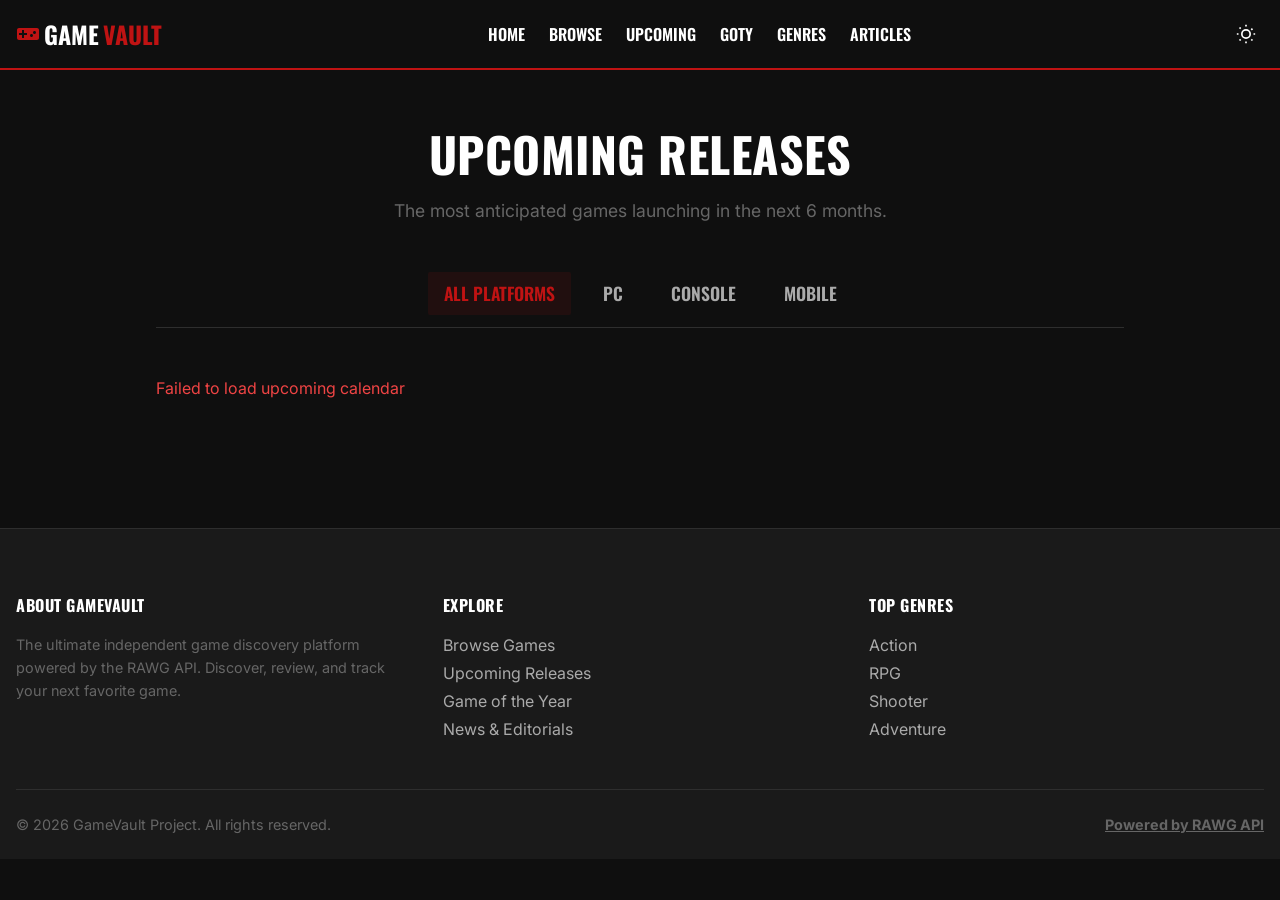
<file: upcoming.html>
<!DOCTYPE html>
<html lang="en">

<head>
    <meta charset="UTF-8">
    <meta name="viewport" content="width=device-width, initial-scale=1.0">
    <title>Upcoming Releases - GameVault</title>

    <link rel="preconnect" href="https://fonts.googleapis.com">
    <link rel="preconnect" href="https://fonts.gstatic.com" crossorigin>
    <link
        href="https://fonts.googleapis.com/css2?family=Inter:wght@400;500;600&family=Oswald:wght@500;700&family=JetBrains+Mono:wght@700&display=swap"
        rel="stylesheet">

    <link rel="stylesheet" href="css/variables.css">
    <link rel="stylesheet" href="css/reset.css">
    <link rel="stylesheet" href="css/global.css">
    <link rel="stylesheet" href="css/upcoming.css">

    <link rel="icon" href="assets/favicon.ico" type="image/x-icon">
</head>

<body>

    <main class="container" style="padding-top:var(--space-2xl); padding-bottom:var(--space-3xl); max-width:1000px">

        <div style="text-align:center; margin-bottom:var(--space-2xl)">
            <h1 style="font-size:3rem; margin-bottom:8px">Upcoming Releases</h1>
            <p class="text-muted" style="font-size:1.1rem">The most anticipated games launching in the next 6 months.
            </p>
        </div>

        <div class="platform-tabs" id="platform-tabs">
            <button class="tab-btn active" data-filter="all">All Platforms</button>
            <button class="tab-btn" data-filter="pc">PC</button>
            <button class="tab-btn" data-filter="console">Console</button>
            <button class="tab-btn" data-filter="mobile">Mobile</button>
        </div>

        <div id="calendar-container">
            <div style="text-align:center; padding:50px; color:var(--color-text-3)">Loading calendar...</div>
        </div>

    </main>

    <script type="module" src="js/upcoming.js"></script>
</body>

</html>
</file>
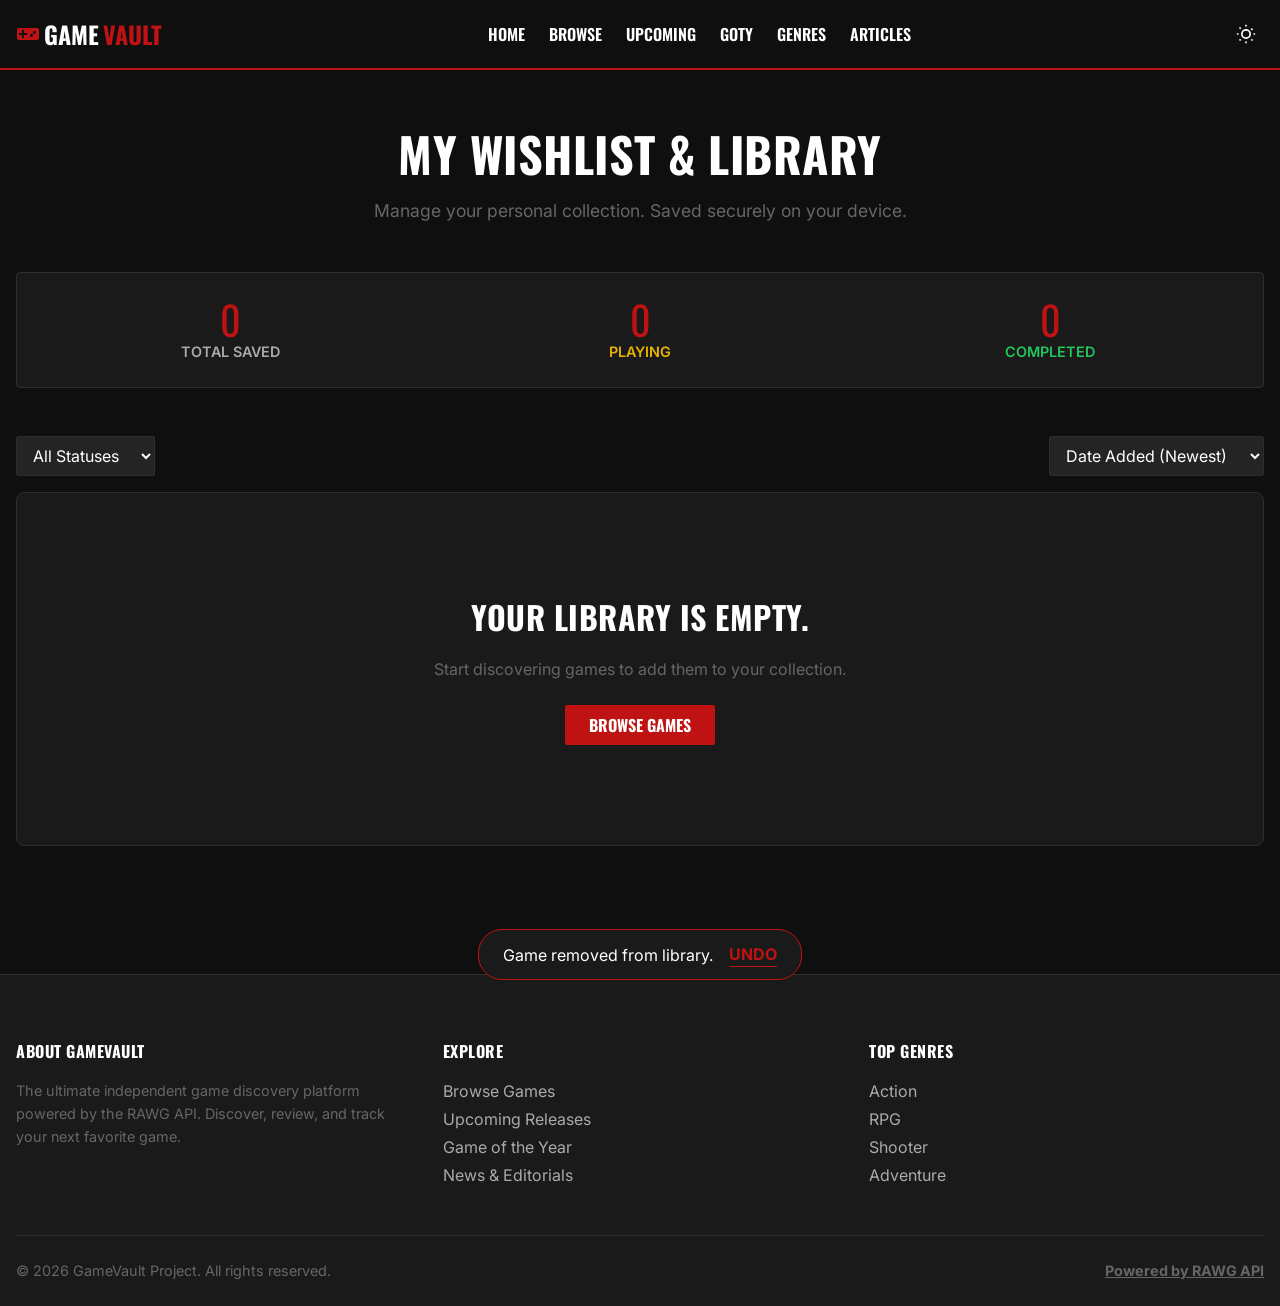
<file: wishlist.html>
<!DOCTYPE html>
<html lang="en">

<head>
    <meta charset="UTF-8">
    <meta name="viewport" content="width=device-width, initial-scale=1.0">
    <title>My Wishlist - GameVault</title>

    <link rel="preconnect" href="https://fonts.googleapis.com">
    <link rel="preconnect" href="https://fonts.gstatic.com" crossorigin>
    <link
        href="https://fonts.googleapis.com/css2?family=Inter:wght@400;500;600&family=Oswald:wght@500;700&family=JetBrains+Mono:wght@700&display=swap"
        rel="stylesheet">

    <link rel="stylesheet" href="css/variables.css">
    <link rel="stylesheet" href="css/reset.css">
    <link rel="stylesheet" href="css/global.css">

    <link rel="icon" href="assets/favicon.ico" type="image/x-icon">

    <style>
        .wl-stats {
            display: flex;
            gap: var(--space-xl);
            background: var(--color-surface);
            border: 1px solid var(--color-border);
            padding: var(--space-lg);
            border-radius: var(--radius-md);
            margin-bottom: var(--space-2xl);
        }

        .wl-stat {
            display: flex;
            flex-direction: column;
            align-items: center;
            flex: 1
        }

        .wl-stat-val {
            font-family: var(--font-display);
            font-size: 2.5rem;
            color: var(--color-accent);
            line-height: 1.1
        }

        .wl-stat-lbl {
            font-size: 0.9rem;
            color: var(--color-text-2);
            text-transform: uppercase;
            font-weight: 600
        }

        .wl-controls {
            display: flex;
            justify-content: space-between;
            align-items: center;
            margin-bottom: var(--space-md);
            flex-wrap: wrap;
            gap: var(--space-md);
        }

        .wl-select {
            background: var(--color-surface-2);
            border: 1px solid var(--color-border);
            color: var(--color-text-1);
            padding: 8px 12px;
            border-radius: var(--radius-sm);
        }

        .wl-grid {
            display: grid;
            grid-template-columns: repeat(auto-fill, minmax(280px, 1fr));
            gap: var(--space-lg);
        }

        /* Card Override for WL */
        .wl-card-actions {
            display: flex;
            gap: 8px;
            margin-top: auto;
            padding-top: 12px;
        }

        .wl-card-remove {
            background: none;
            border: 1px solid var(--color-danger);
            color: var(--color-danger);
            cursor: pointer;
            padding: 6px;
            border-radius: var(--radius-sm);
            display: flex;
            align-items: center;
            justify-content: center;
            transition: all var(--transition);
        }

        .wl-card-remove:hover {
            background: var(--color-danger);
            color: white;
        }

        #undo-toast {
            position: fixed;
            bottom: 20px;
            left: 50%;
            transform: translateX(-50%) translateY(100px);
            background: var(--color-surface);
            border: 1px solid var(--color-accent);
            padding: 12px 24px;
            border-radius: 24px;
            z-index: 9999;
            display: flex;
            gap: 16px;
            align-items: center;
            transition: transform var(--transition);
        }

        #undo-toast.show {
            transform: translateX(-50%) translateY(0);
        }

        #undo-btn {
            color: var(--color-accent);
            font-weight: bold;
            cursor: pointer;
            text-transform: uppercase;
            border-bottom: 1px solid
        }
    </style>
</head>

<body>

    <main class="container" style="padding-top:var(--space-2xl); padding-bottom:var(--space-3xl)">

        <div style="text-align:center; margin-bottom:var(--space-2xl)">
            <h1 style="font-size:3rem; margin-bottom:8px">My Wishlist & Library</h1>
            <p class="text-muted" style="font-size:1.1rem">Manage your personal collection. Saved securely on your
                device.</p>
        </div>

        <div class="wl-stats">
            <div class="wl-stat"><span class="wl-stat-val" id="stat-total">0</span><span class="wl-stat-lbl">Total
                    Saved</span></div>
            <div class="wl-stat"><span class="wl-stat-val" id="stat-playing">0</span><span class="wl-stat-lbl"
                    style="color:var(--color-warning)">Playing</span></div>
            <div class="wl-stat"><span class="wl-stat-val" id="stat-completed">0</span><span class="wl-stat-lbl"
                    style="color:var(--color-success)">Completed</span></div>
        </div>

        <div class="wl-controls">
            <div style="display:flex; gap:12px">
                <select id="wl-filter" class="wl-select">
                    <option value="all">All Statuses</option>
                    <option value="want">Want to Play</option>
                    <option value="playing">Playing</option>
                    <option value="completed">Completed</option>
                    <option value="dropped">Dropped</option>
                </select>
            </div>
            <div style="display:flex; gap:12px">
                <select id="wl-sort" class="wl-select">
                    <option value="date-desc">Date Added (Newest)</option>
                    <option value="rating-desc">Rating (Highest)</option>
                    <option value="released-desc">Release Date (Newest)</option>
                    <option value="title-asc">Title (A-Z)</option>
                </select>
            </div>
        </div>

        <div class="wl-grid" id="wl-grid">
            <!-- Cards Injected Here -->
            <div class="text-center text-muted" style="grid-column:1/-1; padding:100px 0">Loading library...</div>
        </div>

        <div id="undo-toast">
            <span>Game removed from library.</span>
            <span id="undo-btn">Undo</span>
        </div>

    </main>

    <script type="module" src="js/wishlist.js"></script>
</body>

</html>
</file>
<file: css/variables.css>
/* css/variables.css */
/* IGN-Inspired Design System for GameVault */

:root {
  /* Colors - IGN Dark Theme */
  --color-bg:          #0F0F0F;      /* Deep black for main background */
  --color-surface:     #1A1A1A;      /* Slightly lighter for cards/panels */
  --color-surface-2:   #242424;      /* Hover states, inputs */
  --color-border:      #2E2E2E;      /* Subtle borders */
  
  --color-text-1:      #FFFFFF;      /* Clean white for primary text */
  --color-text-2:      #AAAAAA;      /* Light gray for secondary text */
  --color-text-3:      #666666;      /* Muted text */
  
  --color-accent:      #BF1313;      /* IGN Classic Red */
  --color-accent-hover:#990F0F;      /* Darker red for hover states */
  
  --color-success:     #22C55E;      /* Green for high ratings */
  --color-warning:     #EAB308;      /* Yellow for mid ratings */
  --color-danger:      #EF4444;      /* Red for low ratings (using a standard red, separate from accent) */
  --color-blue:        #3B82F6;      /* Info, links */

  /* Typography - Bold, condensed fonts for headings */
  /* Importing Oswald for headings, Roboto for body */
  --font-display:  'Oswald', 'Rajdhani', sans-serif;
  --font-body:     'Roboto', 'Inter', sans-serif;
  --font-mono:     'JetBrains Mono', monospace;

  /* Spacing scale */
  --space-xs: 4px; 
  --space-sm: 8px; 
  --space-md: 16px;
  --space-lg: 24px; 
  --space-xl: 32px; 
  --space-2xl: 48px; 
  --space-3xl: 64px;

  /* Radii - Ign prefers sharper edges for a tech/gaming feel */
  --radius-sm: 2px; 
  --radius-md: 4px; 
  --radius-lg: 8px; 
  --radius-xl: 12px;

  /* Transitions */
  --transition: 0.2s ease;
  --transition-slow: 0.4s ease;
}

body.light-mode {
  --color-bg: #F5F5F5; 
  --color-surface: #FFFFFF; 
  --color-surface-2: #EAEAEA;
  --color-border: #D0D0D0; 
  --color-text-1: #111111; 
  --color-text-2: #555555;
  --color-text-3: #888888;
}
</file>
<file: css/home.css>
/* css/home.css */

/* Hero Grid (IGN Style) */
.hero-grid-container {
    display: grid;
    grid-template-columns: 2fr 1fr;
    gap: 4px;
    width: 100%;
    margin-bottom: var(--space-2xl);
    aspect-ratio: 21/9;
    min-height: 400px;
    max-height: 520px;
}

@media (max-width: 900px) {
    .hero-grid-container {
        grid-template-columns: 1fr;
        aspect-ratio: auto;
        min-height: 800px;
        max-height: none;
    }
}

.hero-grid-primary {
    position: relative;
    overflow: hidden;
    height: 100%;
}

@media (max-width: 900px) {
    .hero-grid-primary {
        aspect-ratio: 16/9;
    }
}

.hero-grid-secondary {
    display: grid;
    grid-template-columns: 1fr 1fr;
    grid-template-rows: 1fr 1fr;
    gap: 4px;
    height: 100%;
}

@media (max-width: 600px) {
    .hero-grid-secondary {
        grid-template-columns: 1fr;
        grid-template-rows: auto;
    }

    .hero-grid-secondary .hero-item {
        aspect-ratio: 16/9;
    }
}

.hero-item {
    position: relative;
    width: 100%;
    height: 100%;
    display: flex;
    flex-direction: column;
    justify-content: flex-end;
    overflow: hidden;
    color: white;
    text-decoration: none;
    background-color: var(--color-bg);
    cursor: pointer;
}

.hero-item img {
    position: absolute;
    inset: 0;
    width: 100%;
    height: 100%;
    object-fit: cover;
    transition: transform 0.4s ease;
    z-index: 1;
}

.hero-item:hover img {
    transform: scale(1.05);
    /* very distinct zoom */
}

.hero-item-overlay {
    position: absolute;
    inset: 0;
    /* IGN uses a very harsh sharp gradient to pop text over images */
    background: linear-gradient(to top, rgba(0, 0, 0, 0.95) 0%, rgba(0, 0, 0, 0.4) 40%, transparent 100%);
    z-index: 2;
}

.hero-item-content {
    position: relative;
    z-index: 3;
    padding: var(--space-xl);
}

.hero-grid-secondary .hero-item-content {
    padding: var(--space-md);
}

.hero-tag {
    color: var(--color-accent);
    font-weight: 700;
    text-transform: uppercase;
    font-size: 0.8rem;
    margin-bottom: 8px;
    letter-spacing: 0.5px;
}

.hero-title {
    font-family: var(--font-display);
    line-height: 1.15;
    margin: 0;
    text-shadow: 0 2px 4px rgba(0, 0, 0, 1);
    transition: color 0.1s;
}

.hero-item:hover .hero-title {
    color: var(--color-accent);
}

.hero-grid-primary .hero-title {
    font-size: clamp(2rem, 4.5vw, 3.2rem);
    margin-bottom: 8px;
}

.hero-grid-secondary .hero-title {
    font-size: clamp(1rem, 1.5vw, 1.3rem);
    display: -webkit-box;
    -webkit-line-clamp: 3;
    line-clamp: 3;
    -webkit-box-orient: vertical;
    overflow: hidden;
}

.hero-desc {
    font-size: 1.1rem;
    color: #eee;
    display: -webkit-box;
    -webkit-line-clamp: 2;
    line-clamp: 2;
    -webkit-box-orient: vertical;
    overflow: hidden;
    margin: 0;
    text-shadow: 0 1px 2px rgba(0, 0, 0, 1);
}

/* IGN 70/30 Content Split layout */
.ign-content-split {
    display: grid;
    grid-template-columns: 2.5fr 1fr;
    gap: var(--space-2xl);
    width: 100%;
    margin-top: var(--space-2xl);
}

.ign-main-feed {
    min-width: 0;
    /* Prevents flex/grid children with horizontal scroll from expanding the container infinitely */
}

@media (max-width: 1024px) {
    .ign-content-split {
        grid-template-columns: 1fr;
    }
}

.section-heading {
    display: flex;
    justify-content: space-between;
    align-items: flex-end;
    border-bottom: 2px solid var(--color-border);
    padding-bottom: 10px;
    margin-bottom: var(--space-xl);
}

.section-heading h2 {
    margin: 0;
    font-size: 1.6rem;
    line-height: 1;
}

/* Vertical Articles Feed */
.articles-vertical-feed {
    display: flex;
    flex-direction: column;
    gap: var(--space-xl);
}

/* Specific Article Card overrides for vertical feed */
.articles-vertical-feed .game-card {
    display: grid;
    grid-template-columns: 320px 1fr;
    gap: var(--space-lg);
    background: transparent;
    border: none;
    border-bottom: 1px solid var(--color-border);
    border-radius: 0;
    padding-bottom: var(--space-xl);
    align-items: center;
}

@media (max-width: 768px) {
    .articles-vertical-feed .game-card {
        grid-template-columns: 1fr;
    }
}

.articles-vertical-feed .game-card img {
    aspect-ratio: 16/9;
    width: 100%;
    border-radius: var(--radius-sm);
}

.articles-vertical-feed .game-card-content {
    padding: 0;
}

.articles-vertical-feed .game-card-title {
    font-size: 1.8rem;
    line-height: 1.2;
    margin-bottom: 12px;
}

/* Trending Sidebar list format */
.trending-sidebar-list {
    display: flex;
    flex-direction: column;
    gap: 12px;
}

.sidebar-game-item {
    display: flex;
    gap: 16px;
    text-decoration: none;
    align-items: center;
    padding: 12px;
    border-radius: var(--radius-sm);
    transition: background 0.2s ease;
}

.sidebar-game-item:hover {
    background: var(--color-surface);
}

.sidebar-game-item img {
    width: 90px;
    height: 90px;
    object-fit: cover;
    border-radius: var(--radius-sm);
    box-shadow: 0 4px 8px rgba(0, 0, 0, 0.5);
}

.sidebar-game-item-content {
    flex: 1;
    display: flex;
    flex-direction: column;
}

.sidebar-game-title {
    color: var(--color-text-1);
    font-weight: 700;
    font-size: 1.1rem;
    margin-bottom: 4px;
    display: -webkit-box;
    -webkit-line-clamp: 2;
    line-clamp: 2;
    -webkit-box-orient: vertical;
    overflow: hidden;
    line-height: 1.3;
}

.sidebar-game-item:hover .sidebar-game-title {
    color: var(--color-accent);
}

.sidebar-game-meta {
    font-size: 0.85rem;
    color: var(--color-text-2);
    display: flex;
    align-items: center;
    gap: 6px;
}

/* Horizontal Game Rows */
.game-row-section {
    padding: var(--space-xl) 0 0 0;
}

.game-row-header {
    display: flex;
    justify-content: space-between;
    align-items: flex-end;
    border-bottom: 2px solid var(--color-border);
    padding-bottom: 10px;
    margin-bottom: var(--space-md);
}

.game-row-header h2 {
    margin-bottom: 0;
    font-size: 1.6rem;
}

.game-row-link {
    font-weight: 700;
    color: var(--color-accent);
    text-transform: uppercase;
    font-size: 0.85rem;
    letter-spacing: 0.5px;
    transition: color var(--transition);
}

.game-row-link:hover {
    color: var(--color-accent-hover);
}

.game-row-scroll-wrap {
    position: relative;
}

.game-row-grid {
    display: grid;
    grid-auto-flow: column;
    grid-auto-columns: minmax(240px, 1fr);
    gap: var(--space-md);
    overflow-x: auto;
    padding-bottom: var(--space-md);

    /* hide scrollbar but allow scroll */
    scrollbar-width: none;
    -ms-overflow-style: none;
}

.game-row-grid::-webkit-scrollbar {
    display: none;
}

.row-nav-btn {
    position: absolute;
    top: 40%;
    transform: translateY(-50%);
    z-index: 5;
    background: rgba(15, 15, 15, 0.8);
    border: 1px solid var(--color-border);
    color: white;
    width: 40px;
    height: 40px;
    border-radius: 50%;
    display: flex;
    align-items: center;
    justify-content: center;
    cursor: pointer;
    opacity: 0;
    transition: opacity var(--transition), background var(--transition);
}

.game-row-scroll-wrap:hover .row-nav-btn {
    opacity: 1;
}

.row-nav-btn:hover {
    background: var(--color-accent);
    border-color: var(--color-accent);
}

.row-nav-prev {
    left: -20px;
}

.row-nav-next {
    right: -20px;
}

@media (max-width: 768px) {
    .game-row-grid {
        grid-auto-columns: minmax(180px, 1fr);
        /* Slightly smaller cards on mobile */
    }

    .row-nav-btn {
        display: none;
        /* Hide arrows on touch devices */
    }
}
</file>
<file: css/articles.css>
/* css/articles.css */

.art-toolbar {
    display: flex;
    justify-content: space-between;
    align-items: center;
    margin-bottom: var(--space-xl);
    flex-wrap: wrap;
    gap: var(--space-md);
    border-bottom: 2px solid var(--color-border);
    padding-bottom: 16px;
}

.art-tabs {
    display: flex;
    gap: 8px;
    flex-wrap: wrap;
}

.art-tab {
    background: var(--color-surface);
    border: 1px solid var(--color-border);
    color: var(--color-text-2);
    padding: 8px 16px;
    font-family: var(--font-display);
    border-radius: 20px;
    cursor: pointer;
    text-transform: uppercase;
    font-weight: 600;
    transition: all var(--transition);
}

.art-tab:hover {
    border-color: var(--color-accent);
    color: var(--color-text-1);
}

.art-tab.active {
    background: var(--color-accent);
    border-color: var(--color-accent);
    color: white;
}

.art-search {
    width: 100%;
    background: var(--color-surface);
    border: 1px solid var(--color-border);
    color: var(--color-text-1);
    padding: 10px 16px;
    border-radius: 20px;
    font-family: var(--font-body);
    outline: none;
}

.art-search:focus {
    border-color: var(--color-accent);
}

.art-grid {
    display: grid;
    grid-template-columns: repeat(auto-fill, minmax(320px, 1fr));
    gap: var(--space-xl);
    margin-bottom: var(--space-3xl);
}

.art-pagination {
    display: flex;
    justify-content: center;
    align-items: center;
    gap: var(--space-lg);
    border-top: 1px solid var(--color-border);
    padding-top: var(--space-xl);
}

/* Article Page Specifics */
.article-hero-bg {
    width: 100%;
    height: 400px;
    object-fit: cover;
    border-radius: var(--radius-lg);
    margin-bottom: var(--space-xl);
}

.article-layout {
    display: grid;
    grid-template-columns: 1fr 340px;
    gap: var(--space-3xl);
}

.article-body {
    font-family: var(--font-body);
    line-height: 1.8;
    font-size: 1.1rem;
    color: var(--color-text-1);
}

.article-body p {
    margin-bottom: 1.5em;
}

.article-body h2,
.article-body h3 {
    font-family: var(--font-display);
    margin-top: 2em;
    margin-bottom: 0.8em;
    color: var(--color-text-1);
}

.article-body blockquote {
    border-left: 4px solid var(--color-accent);
    padding-left: var(--space-lg);
    margin: var(--space-xl) 0;
    font-style: italic;
    color: var(--color-text-2);
}

.article-body img {
    border-radius: var(--radius-md);
    margin: var(--space-lg) 0;
}

@media(max-width: 900px) {
    .article-layout {
        grid-template-columns: 1fr;
    }
}
</file>
<file: css/browse.css>
/* css/browse.css */

.browse-layout {
    display: grid;
    grid-template-columns: 280px 1fr;
    gap: var(--space-2xl);
    align-items: start;
}

/* Search */
.search-input {
    width: 100%;
    background: var(--color-surface);
    border: 2px solid var(--color-border);
    color: var(--color-text-1);
    font-family: var(--font-body);
    font-size: 1.2rem;
    padding: 16px 48px 16px 20px;
    border-radius: var(--radius-md);
    transition: border-color var(--transition);
}

.search-input:focus {
    outline: none;
    border-color: var(--color-accent);
}

.search-clear {
    position: absolute;
    right: 12px;
    top: 50%;
    transform: translateY(-50%);
    font-size: 24px;
    color: var(--color-text-2);
    cursor: pointer;
    background: none;
    border: none;
}

.search-clear:hover {
    color: var(--color-accent);
}

.search-autocomplete {
    position: absolute;
    top: calc(100% + 8px);
    left: 0;
    right: 0;
    background: var(--color-surface);
    border: 1px solid var(--color-border);
    border-radius: var(--radius-md);
    z-index: 50;
    display: none;
    flex-direction: column;
    box-shadow: 0 12px 32px rgba(0, 0, 0, 0.8);
    overflow: hidden;
}

.search-autocomplete.active {
    display: flex;
}

.ac-item {
    display: flex;
    align-items: center;
    gap: 12px;
    padding: 12px 16px;
    border-bottom: 1px solid var(--color-border);
    cursor: pointer;
    transition: background var(--transition);
}

.ac-item:last-child {
    border-bottom: none;
}

.ac-item:hover {
    background: var(--color-surface-2);
}

.ac-img {
    width: 48px;
    height: 64px;
    object-fit: cover;
    border-radius: 4px;
}

/* Sidebar */
.browse-sidebar {
    background: var(--color-surface);
    border: 1px solid var(--color-border);
    border-radius: var(--radius-md);
    padding: var(--space-md) var(--space-lg);
    position: sticky;
    top: 100px;
}

.filter-group {
    margin-bottom: var(--space-lg);
    padding-bottom: var(--space-md);
    border-bottom: 1px solid var(--color-border);
}

.filter-group:last-child {
    margin-bottom: 0;
    padding-bottom: 0;
    border-bottom: none;
}

.filter-group h4 {
    font-family: var(--font-display);
    font-size: 1.1rem;
    color: var(--color-text-1);
    margin-bottom: 12px;
    text-transform: uppercase;
}

.filter-select {
    width: 100%;
    background: var(--color-bg);
    border: 1px solid var(--color-border);
    color: var(--color-text-1);
    padding: 10px;
    border-radius: var(--radius-sm);
    font-family: var(--font-body);
}

.filter-checkbox-list {
    display: flex;
    flex-direction: column;
    gap: 8px;
    max-height: 200px;
    overflow-y: auto;
    padding-right: 8px;
    scrollbar-width: thin;
    scrollbar-color: var(--color-border) transparent;
}

.filter-checkbox-list::-webkit-scrollbar {
    width: 6px;
}

.filter-checkbox-list::-webkit-scrollbar-thumb {
    background: var(--color-border);
}

.filter-checkbox-row {
    display: flex;
    align-items: center;
    gap: 8px;
    font-size: 0.95rem;
    cursor: pointer;
    color: var(--color-text-2);
}

.filter-checkbox-row:hover {
    color: var(--color-text-1);
}

.filter-checkbox-row input {
    accent-color: var(--color-accent);
    width: 16px;
    height: 16px;
    cursor: pointer;
}

/* Sliders */
input[type=range] {
    -webkit-appearance: none;
    background: var(--color-border);
    height: 4px;
    border-radius: 2px;
    outline: none;
}

input[type=range]::-webkit-slider-thumb {
    -webkit-appearance: none;
    width: 16px;
    height: 16px;
    border-radius: 50%;
    background: var(--color-accent);
    cursor: pointer;
}

/* Results Grid / List Toggle */
.btn-view {
    background: none;
    border: none;
    color: var(--color-text-2);
    padding: 4px;
    cursor: pointer;
    border-radius: 4px;
}

.btn-view:hover {
    color: var(--color-text-1);
    background: var(--color-surface-2);
}

.btn-view.active {
    color: var(--color-accent);
}

.results-grid.view-grid {
    display: grid;
    grid-template-columns: repeat(auto-fill, minmax(220px, 1fr));
    gap: var(--space-lg);
}

/* Overrides for list view - target game-card class */
.results-grid.view-list {
    display: flex;
    flex-direction: column;
    gap: var(--space-md);
}

.results-grid.view-list .game-card {
    flex-direction: row;
    height: 180px;
}

.results-grid.view-list .game-card-img-wrap {
    width: 280px;
    flex-shrink: 0;
}

@media (max-width: 900px) {
    .browse-layout {
        grid-template-columns: 1fr;
    }

    .browse-sidebar {
        display: none;
        /* In a full build, this would be a collapsible drawer */
    }
}
</file>
<file: css/game.css>
/* css/game.css */

.game-hero {
    position: relative;
    min-height: 60vh;
    display: flex;
    align-items: flex-end;
    padding-bottom: var(--space-2xl);
    padding-top: 120px;
}

.game-hero-bg {
    position: absolute;
    top: 0;
    left: 0;
    right: 0;
    bottom: 0;
    background-size: cover;
    background-position: top center;
    background-attachment: fixed;
    z-index: -1;
}

.game-hero-bg::after {
    content: '';
    position: absolute;
    inset: 0;
    background: linear-gradient(to top, var(--color-bg) 0%, rgba(15, 15, 15, 0.7) 40%, rgba(15, 15, 15, 0.3) 100%);
}

.game-hero-content {
    position: relative;
    z-index: 2;
    width: 100%;
}

.game-hero-grid {
    display: grid;
    grid-template-columns: 1fr auto;
    gap: var(--space-2xl);
    align-items: flex-end;
}

.hero-desc {
    color: var(--color-text-2);
    line-height: 1.6;
    max-width: 800px;
    display: -webkit-box;
    -webkit-line-clamp: 3;
    -webkit-box-orient: vertical;
    overflow: hidden;
    transition: all 0.3s ease;
}

.hero-desc.expanded {
    display: block;
}

.game-content-grid {
    display: grid;
    grid-template-columns: 1fr 340px;
    gap: var(--space-3xl);
    align-items: start;
}

.game-content-main {
    min-width: 0;
    /* Prevents grid 1fr blowout from horizontal scroll elements */
}

/* Gallery Strip */
.gallery-strip {
    display: flex;
    overflow-x: auto;
    gap: var(--space-sm);
    padding-bottom: var(--space-md);
    scrollbar-width: thin;
    scrollbar-color: var(--color-border) transparent;
}

.gallery-strip::-webkit-scrollbar {
    height: 8px;
}

.gallery-strip::-webkit-scrollbar-thumb {
    background: var(--color-border);
    border-radius: 4px;
}

.gallery-img-wrap {
    flex: 0 0 240px;
    aspect-ratio: 16/9;
    border-radius: var(--radius-sm);
    overflow: hidden;
    cursor: pointer;
    border: 1px solid transparent;
    transition: border-color var(--transition);
}

.gallery-img-wrap:hover {
    border-color: var(--color-accent);
}

.gallery-img-wrap img {
    width: 100%;
    height: 100%;
    object-fit: cover;
    transition: transform var(--transition);
}

.gallery-img-wrap:hover img {
    transform: scale(1.05);
}

/* Lightbox */
.lightbox {
    position: fixed;
    inset: 0;
    background: rgba(0, 0, 0, 0.95);
    z-index: 9999;
    display: none;
    align-items: center;
    justify-content: center;
}

.lightbox.active {
    display: flex;
}

.lightbox img {
    max-width: 90vw;
    max-height: 90vh;
    object-fit: contain;
    user-select: none;
}

.lightbox-close {
    position: absolute;
    top: 20px;
    right: 20px;
    color: white;
    font-size: 40px;
    background: none;
    border: none;
    cursor: pointer;
    z-index: 10000;
}

.lightbox-prev,
.lightbox-next {
    position: absolute;
    top: 50%;
    transform: translateY(-50%);
    color: white;
    font-size: 30px;
    background: rgba(0, 0, 0, 0.5);
    border: none;
    cursor: pointer;
    padding: 20px;
    border-radius: 4px;
    z-index: 10000;
}

.lightbox-prev:hover,
.lightbox-next:hover {
    background: var(--color-accent);
}

.lightbox-prev {
    left: 20px;
}

.lightbox-next {
    right: 20px;
}

.lightbox-counter {
    position: absolute;
    bottom: 20px;
    left: 50%;
    transform: translateX(-50%);
    color: white;
    font-family: var(--font-mono);
    background: rgba(0, 0, 0, 0.6);
    padding: 4px 12px;
    border-radius: 12px;
}

/* Reviews */
.review-card {
    background: var(--color-surface);
    border: 1px solid var(--color-border);
    border-radius: var(--radius-md);
    padding: var(--space-md);
}

/* Mini Cards for Sidebar */
.mini-card {
    display: flex;
    gap: 12px;
    background: var(--color-surface-2);
    padding: 8px;
    border-radius: var(--radius-sm);
    cursor: pointer;
    border: 1px solid transparent;
    transition: border-color var(--transition);
}

.mini-card:hover {
    border-color: var(--color-accent);
}

.mini-card img {
    width: 80px;
    height: 60px;
    object-fit: cover;
    border-radius: 4px;
}

@media (max-width: 1024px) {
    .game-content-grid {
        grid-template-columns: 1fr;
    }
}

@media (max-width: 768px) {
    .game-hero-grid {
        grid-template-columns: 1fr;
        gap: var(--space-lg);
    }

    .game-score-cluster {
        align-items: flex-start;
    }

    #req-grid {
        grid-template-columns: 1fr !important;
    }
}
</file>
<file: css/auth.css>
/* css/auth.css */
/* Used for both login.html and register.html */

body.auth-page {
    background-color: var(--color-bg);
    margin: 0;
    min-height: 100vh;
    display: flex;
    font-family: var(--font-body);
}

.auth-split-layout {
    display: grid;
    grid-template-columns: 1fr 1fr;
    width: 100%;
    min-height: 100vh;
}

@media (max-width: 900px) {
    .auth-split-layout {
        grid-template-columns: 1fr;
    }
}

.auth-brand-panel {
    background: linear-gradient(135deg, #111 0%, #000 100%);
    position: relative;
    display: flex;
    flex-direction: column;
    justify-content: center;
    align-items: center;
    padding: var(--space-2xl);
    overflow: hidden;
}

@media (max-width: 900px) {
    .auth-brand-panel {
        display: none;
    }
}

.auth-brand-bg {
    position: absolute;
    inset: 0;
    background-image: url('../assets/placeholder.jpg');
    background-size: cover;
    background-position: center;
    opacity: 0.15;
    filter: blur(4px) grayscale(100%);
    z-index: 0;
}

.auth-brand-content {
    position: relative;
    z-index: 1;
    text-align: center;
}

.auth-brand-logo {
    font-family: var(--font-display);
    font-size: 3.5rem;
    color: white;
    margin-bottom: var(--space-md);
    text-transform: uppercase;
}

.auth-brand-logo span {
    color: var(--color-accent);
}

.auth-brand-tagline {
    font-size: 1.25rem;
    color: var(--color-text-2);
    max-width: 400px;
}

.auth-form-panel {
    display: flex;
    align-items: center;
    justify-content: center;
    background-color: var(--color-bg);
    padding: var(--space-xl);
}

.auth-container {
    width: 100%;
    max-width: 420px;
}

.auth-container h2 {
    font-family: var(--font-display);
    font-size: 2rem;
    margin-bottom: 8px;
    text-transform: uppercase;
}

.auth-container p.subtitle {
    color: var(--color-text-2);
    margin-bottom: var(--space-xl);
}

.form-group {
    margin-bottom: 20px;
    position: relative;
}

.form-group label {
    display: block;
    font-size: 13px;
    color: var(--color-text-2);
    margin-bottom: 8px;
    font-weight: 500;
}

.form-group input[type="text"],
.form-group input[type="email"],
.form-group input[type="password"] {
    width: 100%;
    background-color: var(--color-surface);
    border: 1px solid var(--color-border);
    color: white;
    padding: 14px;
    border-radius: var(--radius-sm);
    font-size: 15px;
    transition: border-color 0.2s;
    font-family: var(--font-body);
}

.form-group input:focus {
    outline: none;
    border-color: var(--color-accent);
}

.form-group input.error-ring {
    border-color: var(--color-danger);
}

.inline-error {
    color: var(--color-danger);
    font-size: 12px;
    margin-top: 6px;
    display: none;
}

.toggle-pwd {
    position: absolute;
    right: 14px;
    top: 36px;
    background: none;
    border: none;
    color: var(--color-text-2);
    cursor: pointer;
    padding: 0;
}

.toggle-pwd:hover {
    color: white;
}

/* Avatar Swatches */
.avatar-swatch-container {
    display: flex;
    gap: 12px;
    flex-wrap: wrap;
    margin-top: 8px;
}

.avatar-swatch {
    width: 32px;
    height: 32px;
    border-radius: 50%;
    cursor: pointer;
    border: 2px solid transparent;
    transition: transform 0.2s, border-color 0.2s;
}

.avatar-swatch:hover {
    transform: scale(1.1);
}

.avatar-swatch.selected {
    border-color: white;
    transform: scale(1.1);
    box-shadow: 0 0 0 2px var(--color-bg), 0 0 0 4px white;
}

.btn-submit {
    background-color: var(--color-accent);
    color: white;
    width: 100%;
    height: 48px;
    border: none;
    border-radius: var(--radius-sm);
    font-weight: 600;
    font-size: 16px;
    cursor: pointer;
    margin-top: var(--space-md);
    text-transform: uppercase;
    transition: background-color 0.2s;
}

.btn-submit:hover {
    background-color: var(--color-accent-hover);
}

.auth-links {
    margin-top: var(--space-lg);
    text-align: center;
    font-size: 14px;
    color: var(--color-text-2);
}

.auth-links a {
    color: white;
    text-decoration: none;
    font-weight: 500;
    transition: color 0.2s;
}

.auth-links a:hover {
    color: var(--color-accent);
}

/* Remember Me Checkbox */
.remember-group {
    display: flex;
    align-items: center;
    gap: 8px;
    margin-bottom: var(--space-md);
}

.remember-group input[type="checkbox"] {
    accent-color: var(--color-accent);
    width: 16px;
    height: 16px;
    cursor: pointer;
}

.remember-group label {
    font-size: 14px;
    color: var(--color-text-2);
    cursor: pointer;
}
</file>
<file: css/upcoming.css>
/* css/upcoming.css */

.platform-tabs {
    display: flex;
    flex-wrap: wrap;
    justify-content: center;
    gap: var(--space-md);
    margin-bottom: var(--space-2xl);
    border-bottom: 1px solid var(--color-border);
    padding-bottom: 12px;
}

.tab-btn {
    background: none;
    border: none;
    color: var(--color-text-2);
    font-family: var(--font-display);
    font-size: 1.1rem;
    font-weight: 600;
    text-transform: uppercase;
    padding: 8px 16px;
    cursor: pointer;
    border-radius: var(--radius-sm);
    transition: all var(--transition);
}

.tab-btn:hover {
    color: var(--color-text-1);
    background: var(--color-surface-2);
}

.tab-btn.active {
    color: var(--color-accent);
    background: rgba(191, 19, 19, 0.1);
}

.month-section {
    margin-bottom: var(--space-3xl);
}

.month-heading {
    font-family: var(--font-display);
    font-size: 2rem;
    color: var(--color-text-1);
    border-bottom: 2px solid var(--color-accent);
    padding-bottom: 8px;
    margin-bottom: var(--space-lg);
    display: inline-block;
}

.upcoming-grid {
    display: grid;
    grid-template-columns: repeat(auto-fill, minmax(280px, 1fr));
    gap: var(--space-xl);
}

/* Specific Card overrides for upcoming */
.upcoming-card {
    background: var(--color-surface);
    border: 1px solid var(--color-border);
    border-radius: var(--radius-md);
    overflow: hidden;
    display: flex;
    flex-direction: column;
}

.uc-img-wrap {
    aspect-ratio: 16/9;
    position: relative;
}

.uc-img-wrap img {
    width: 100%;
    height: 100%;
    object-fit: cover;
}

.uc-date-badge {
    position: absolute;
    top: 12px;
    left: 12px;
    background: rgba(0, 0, 0, 0.8);
    backdrop-filter: blur(4px);
    color: #fff;
    padding: 4px 12px;
    border-radius: 4px;
    font-family: var(--font-mono);
    font-weight: 700;
    font-size: 0.9rem;
    border: 1px solid var(--color-border);
}

.uc-content {
    padding: var(--space-md);
    display: flex;
    flex-direction: column;
    flex-grow: 1;
}

.uc-title {
    font-family: var(--font-display);
    font-size: 1.4rem;
    margin-bottom: 8px;
    line-height: 1.2;
}

/* Hype bar */
.hype-container {
    margin-top: 16px;
    margin-bottom: 16px;
}

.hype-label {
    display: flex;
    justify-content: space-between;
    font-size: 0.8rem;
    color: var(--color-text-2);
    margin-bottom: 4px;
    text-transform: uppercase;
    font-weight: 600;
}

.hype-track {
    height: 6px;
    background: var(--color-surface-2);
    border-radius: 3px;
    overflow: hidden;
}

.hype-fill {
    height: 100%;
    background: linear-gradient(90deg, var(--color-warning), var(--color-accent));
    border-radius: 3px;
}
</file>
<file: css/global.css>
/* css/global.css */
@import url('variables.css');
@import url('reset.css');
@import url('https://unpkg.com/boxicons@2.1.4/css/boxicons.min.css');

/* Global Layout & Utilities */
.container {
    max-width: 1280px;
    margin: 0 auto;
    padding: 0 var(--space-md);
}

.text-center {
    text-align: center;
}

.text-accent {
    color: var(--color-accent);
}

.text-success {
    color: var(--color-success);
}

.text-warning {
    color: var(--color-warning);
}

.text-danger {
    color: var(--color-danger);
}

.text-muted {
    color: var(--color-text-3);
}

/* Typography Highlights */
h1,
h2,
h3,
h4,
h5,
h6 {
    font-family: var(--font-display);
    text-transform: uppercase;
    font-weight: 700;
    letter-spacing: 0.5px;
    margin-bottom: var(--space-sm);
}

h1 {
    font-size: 2.5rem;
}

h2 {
    font-size: 2rem;
}

h3 {
    font-size: 1.5rem;
}

/* Buttons */
.btn-primary {
    background-color: var(--color-accent);
    color: #fff;
    border-radius: var(--radius-sm);
    /* IGN styling is sharper */
    padding: var(--space-sm) var(--space-lg);
    font-weight: 700;
    font-family: var(--font-display);
    text-transform: uppercase;
    border: none;
    cursor: pointer;
    display: inline-flex;
    align-items: center;
    justify-content: center;
    gap: var(--space-sm);
    transition: background-color var(--transition);
}

.btn-primary:hover {
    background-color: var(--color-accent-hover);
}

.btn-ghost {
    background-color: transparent;
    color: var(--color-text-2);
    border-radius: var(--radius-sm);
    padding: var(--space-sm) var(--space-lg);
    font-weight: 700;
    font-family: var(--font-display);
    text-transform: uppercase;
    border: 1px solid var(--color-border);
    cursor: pointer;
    display: inline-flex;
    align-items: center;
    justify-content: center;
    gap: var(--space-sm);
    transition: background-color var(--transition), color var(--transition);
}

.btn-ghost:hover {
    background-color: var(--color-surface-2);
    color: var(--color-text-1);
}

/* Cards */
.game-card {
    background-color: var(--color-surface);
    border: 1px solid var(--color-border);
    border-radius: var(--radius-md);
    overflow: hidden;
    cursor: pointer;
    transition: transform var(--transition), box-shadow var(--transition);
    position: relative;
    display: flex;
    flex-direction: column;
    height: 100%;
}

.game-card:hover {
    transform: translateY(-4px);
    box-shadow: 0 8px 24px rgba(0, 0, 0, 0.6);
    border-color: var(--color-accent);
}

.game-card-img-wrap {
    position: relative;
    aspect-ratio: 16/9;
    max-height: 260px;
    overflow: hidden;
}

.game-card-img {
    width: 100%;
    height: 100%;
    object-fit: cover;
    transition: transform var(--transition-slow);
}

.game-card:hover .game-card-img {
    transform: scale(1.05);
}

.game-card-content {
    padding: var(--space-lg);
    display: flex;
    flex-direction: column;
    flex-grow: 1;
}

.game-card-title {
    font-size: 1.15rem;
    font-weight: 700;
    text-transform: none;
    /* override global h-tag uppercase */
    margin-bottom: var(--space-xs);
    display: -webkit-box;
    -webkit-line-clamp: 3;
    line-clamp: 3;
    -webkit-box-orient: vertical;
    overflow: hidden;
    flex-grow: 1;
    line-height: 1.4;
}

/* Badges & Pills */
.rating-badge {
    display: inline-block;
    padding: 4px 8px;
    border-radius: var(--radius-sm);
    font-weight: 700;
    font-size: 0.8rem;
    font-family: var(--font-mono);
    color: #000;
}

.rating-success {
    background-color: var(--color-success);
}

.rating-warning {
    background-color: var(--color-warning);
}

.rating-danger {
    background-color: var(--color-danger);
    color: #fff;
}

.tag-pill {
    background-color: var(--color-surface-2);
    color: var(--color-text-2);
    border-radius: var(--radius-sm);
    padding: 2px 8px;
    font-size: 0.75rem;
    text-transform: uppercase;
    font-weight: 600;
    white-space: nowrap;
}

.tag-pill-ign {
    background-color: var(--color-accent);
    color: #fff;
    border-radius: var(--radius-sm);
    padding: 4px 10px;
    font-size: 0.8rem;
    text-transform: uppercase;
    font-weight: 700;
    white-space: nowrap;
    box-shadow: 0 2px 4px rgba(0, 0, 0, 0.5);
}

/* Skeletons */
@keyframes pulse {
    0% {
        opacity: 0.5;
    }

    50% {
        opacity: 1;
    }

    100% {
        opacity: 0.5;
    }
}

.skeleton {
    background-color: var(--color-surface-2);
    border-radius: inherit;
    animation: pulse 1.5s infinite ease-in-out;
}

.skeleton-card {
    height: 280px;
    border-radius: var(--radius-md);
}

/* Navbar */
.gv-navbar {
    background-color: var(--color-bg);
    border-bottom: 2px solid var(--color-accent);
    position: sticky;
    top: 0;
    z-index: 100;
    padding: var(--space-md) 0;
}

.gv-navbar-container {
    display: flex;
    align-items: center;
    justify-content: space-between;
}

.gv-nav-logo {
    font-family: var(--font-display);
    font-size: 1.5rem;
    font-weight: 700;
    color: var(--color-text-1);
    display: flex;
    align-items: center;
    gap: var(--space-xs);
}

.gv-nav-logo span {
    color: var(--color-accent);
}

.gv-nav-links {
    display: flex;
    gap: var(--space-lg);
    font-family: var(--font-display);
    font-weight: 600;
    text-transform: uppercase;
}

.gv-nav-links a:hover {
    color: var(--color-accent);
}

.gv-nav-actions {
    display: flex;
    align-items: center;
    gap: var(--space-md);
}

/* Footer */
.gv-footer {
    background-color: var(--color-surface);
    border-top: 1px solid var(--color-border);
    padding: var(--space-3xl) 0 var(--space-lg) 0;
    margin-top: var(--space-3xl);
}

.gv-footer-grid {
    display: grid;
    grid-template-columns: repeat(auto-fit, minmax(200px, 1fr));
    gap: var(--space-xl);
    margin-bottom: var(--space-2xl);
}

.gv-footer-column h4 {
    color: var(--color-text-1);
    margin-bottom: var(--space-md);
}

.gv-footer-column ul {
    display: flex;
    flex-direction: column;
    gap: var(--space-xs);
}

.gv-footer-column a {
    color: var(--color-text-2);
    transition: color var(--transition);
}

.gv-footer-column a:hover {
    color: var(--color-accent);
}

.gv-footer-bottom {
    border-top: 1px solid var(--color-border);
    padding-top: var(--space-lg);
    display: flex;
    justify-content: space-between;
    align-items: center;
    color: var(--color-text-3);
    font-size: 0.9rem;
}

/* Media Queries */
@media (max-width: 768px) {
    .gv-nav-links {
        display: none;
    }
}
</file>
